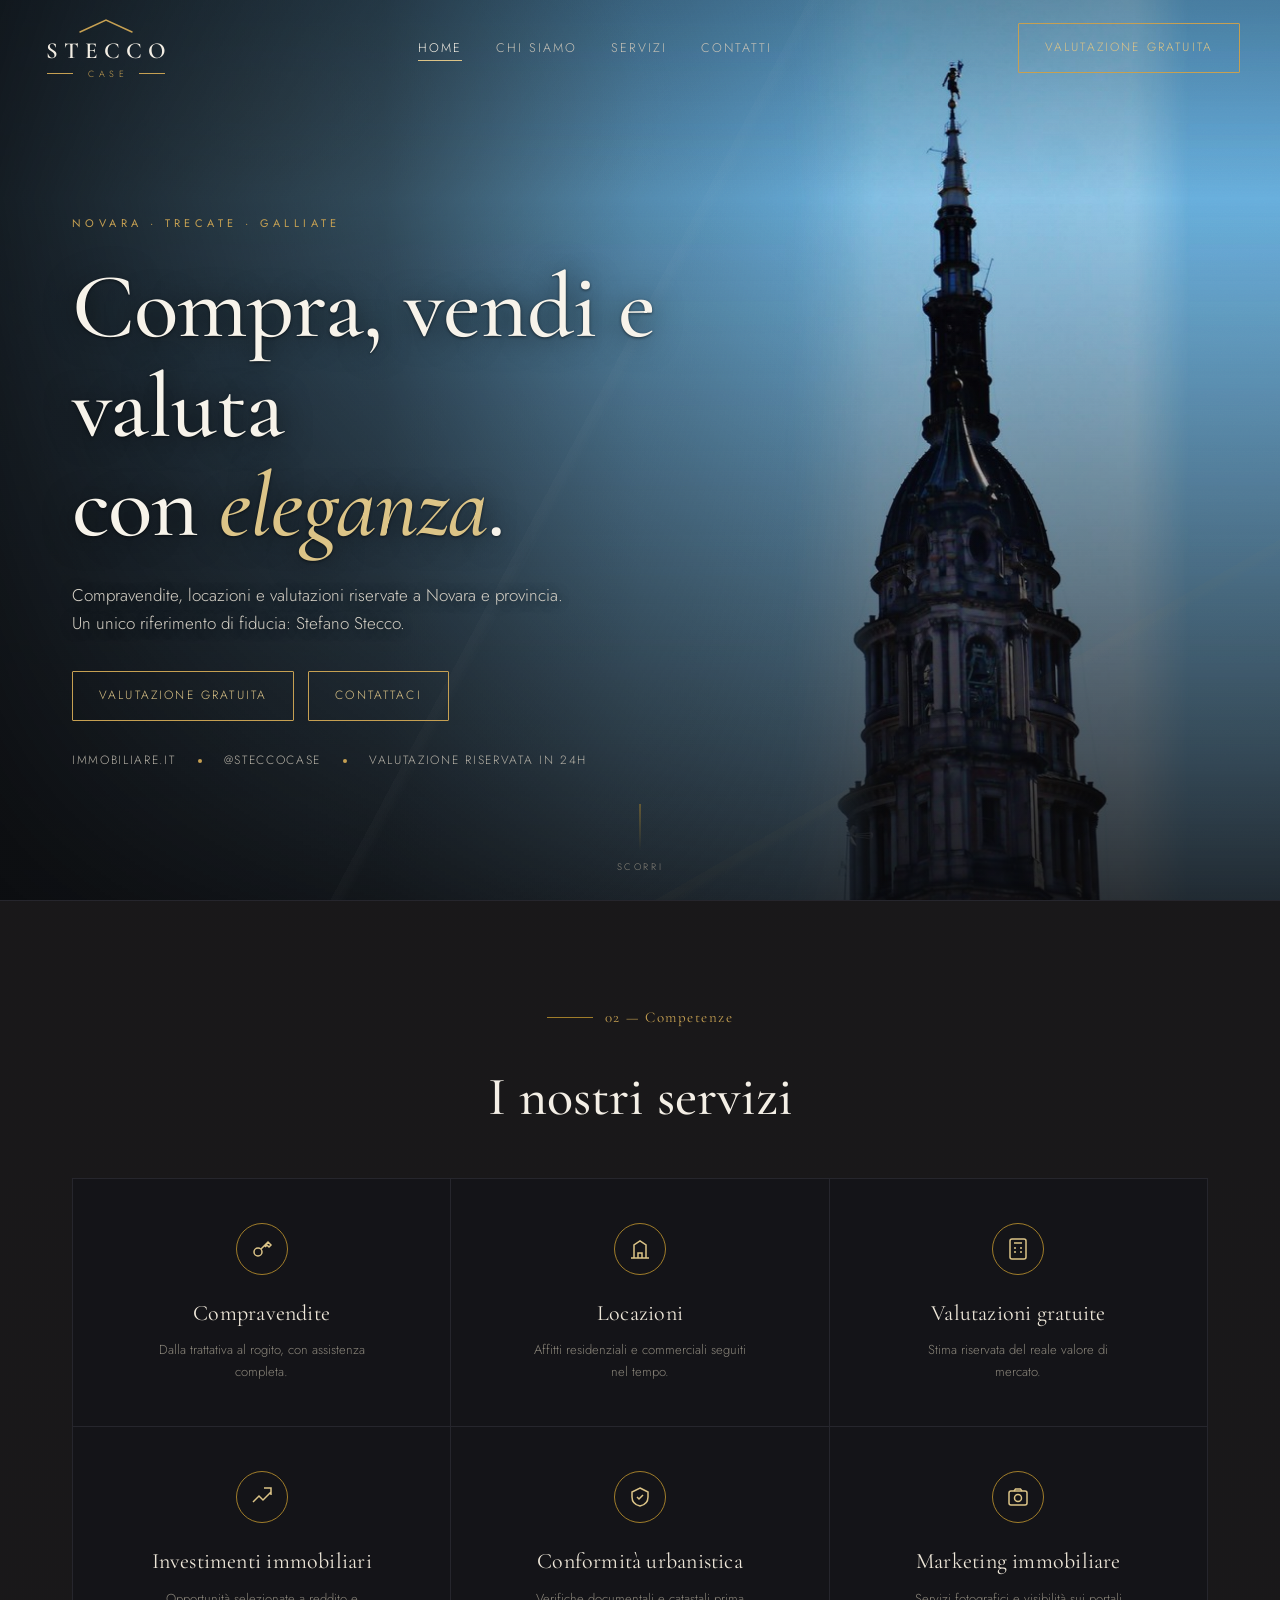
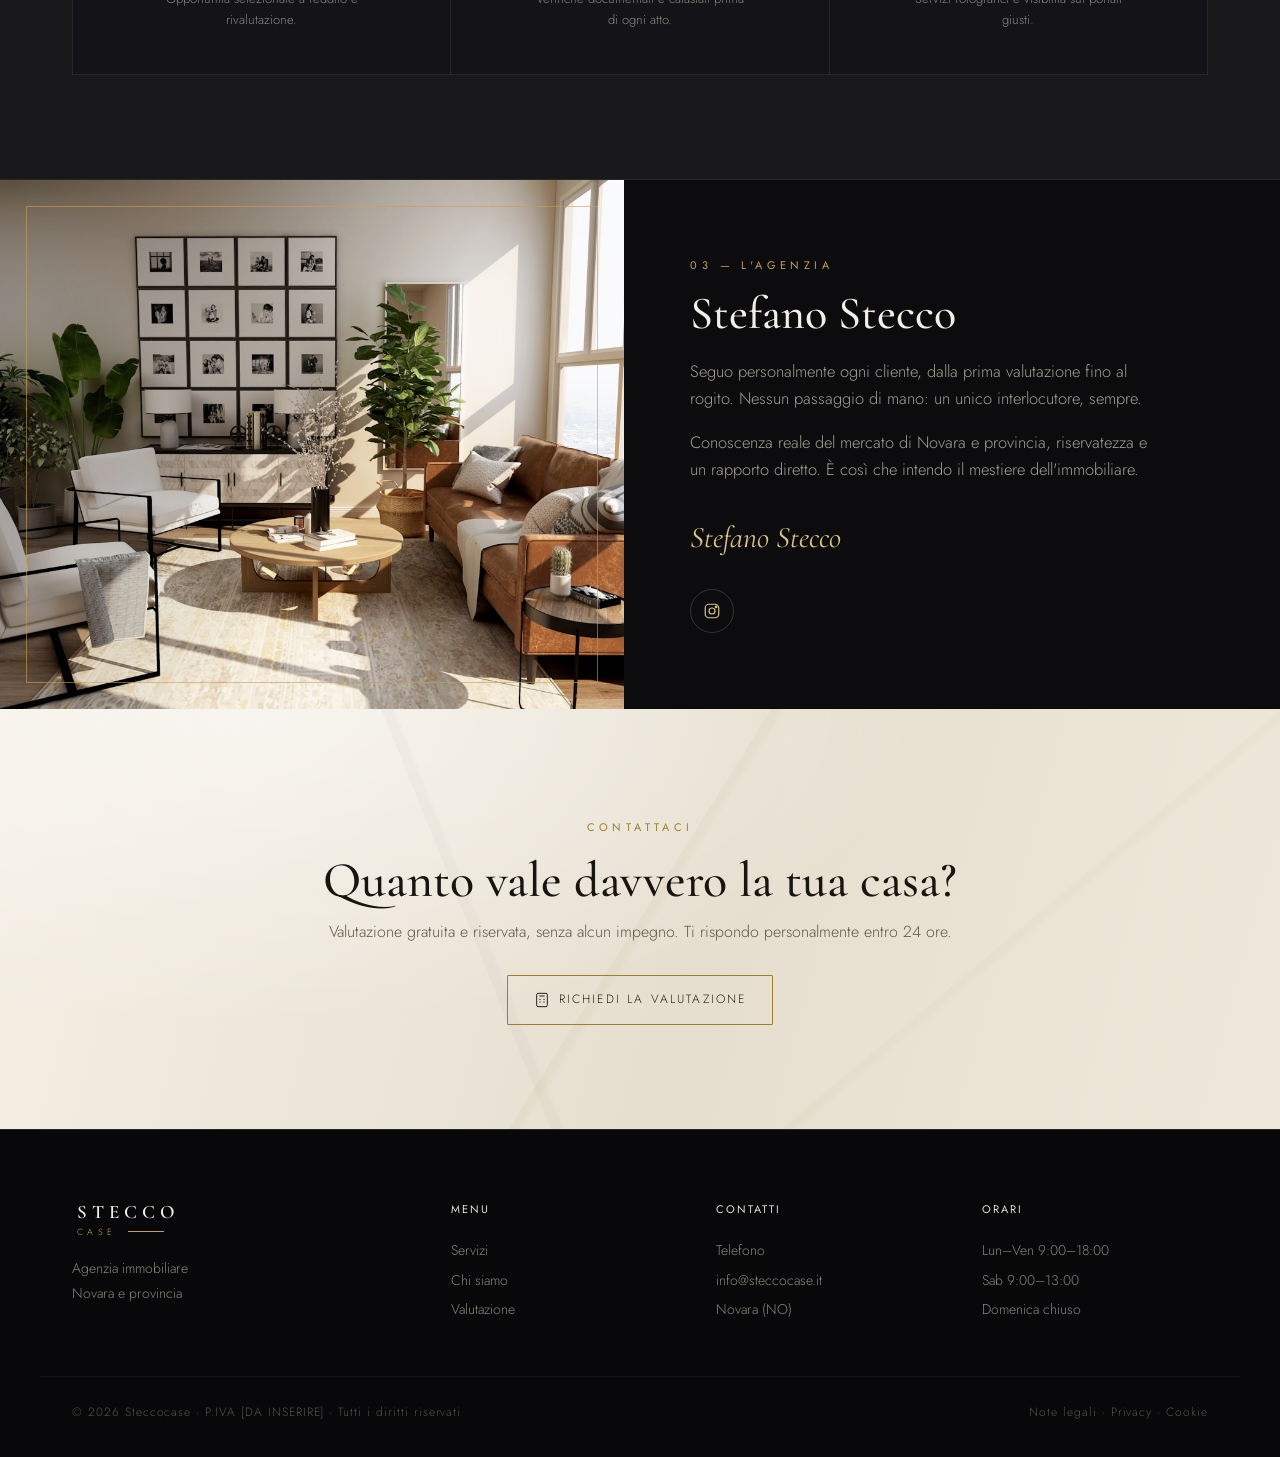
<file: index.html>
<!DOCTYPE html>
<html lang="it">
<head>
<meta charset="UTF-8">
<meta name="viewport" content="width=device-width, initial-scale=1.0">
<title>Steccocase — Agenzia immobiliare a Novara e provincia</title>
<meta name="description" content="Steccocase, agenzia immobiliare a Novara e provincia. Compravendite, locazioni e valutazioni gratuite seguite personalmente da Stefano Stecco.">
<meta name="theme-color" content="#0c0c0e">
<meta property="og:type" content="website">
<meta property="og:site_name" content="Steccocase">
<meta property="og:locale" content="it_IT">
<meta property="og:title" content="Steccocase — Agenzia immobiliare a Novara e provincia">
<meta property="og:description" content="Compravendite, locazioni e valutazioni gratuite a Novara e provincia, seguite personalmente da Stefano Stecco.">
<meta property="og:image" content="https://steccocase.it/assets/images/novara-cupola-giorno.jpg">
<meta property="og:url" content="https://steccocase.it/">
<link rel="canonical" href="https://steccocase.it/">
<meta name="twitter:card" content="summary_large_image">
<link rel="icon" type="image/svg+xml" href="assets/favicon.svg">
<link rel="apple-touch-icon" href="assets/logo-originale.jpg">
<link rel="stylesheet" href="assets/fonts.css">
<style>
:root{
  --ink:#0c0c0e; --ink2:#141418; --ink3:#1c1c22; --ink-line:#26262d;
  --marble:#f3eee4; --marble2:#e7e1d3; --marble-line:#d8d2c4;
  --gold:#c6a052; --gold-soft:#dcc487; --gold-deep:#a07d2a;
  --txt:#eae6dd; --muted:#a39e93; --muted2:#8b867b;
  --serif:"Cormorant Garamond",Georgia,serif;
  --sans:"Jost",system-ui,sans-serif;
  --ease:cubic-bezier(.22,1,.36,1);
  --wrap:1200px;
}
*{margin:0;padding:0;box-sizing:border-box}
html{scroll-behavior:smooth}
body{background:var(--ink);color:var(--txt);font-family:var(--sans);font-weight:300;line-height:1.65;-webkit-font-smoothing:antialiased;overflow-x:hidden}
img{max-width:100%;display:block}
a{color:inherit;text-decoration:none}
::selection{background:var(--gold);color:#221803}
:focus-visible{outline:2px solid var(--gold-soft);outline-offset:3px}

body:before{content:"";position:fixed;inset:0;z-index:1;pointer-events:none;opacity:.045;mix-blend-mode:overlay;
  background-image:url("data:image/svg+xml,%3Csvg xmlns='http://www.w3.org/2000/svg' width='180' height='180'%3E%3Cfilter id='n'%3E%3CfeTurbulence type='fractalNoise' baseFrequency='0.9' numOctaves='2' stitchTiles='stitch'/%3E%3C/filter%3E%3Crect width='100%25' height='100%25' filter='url(%23n)'/%3E%3C/svg%3E")}

.wrap{max-width:var(--wrap);margin:0 auto;padding:0 32px;position:relative;z-index:2}
.eyebrow{font-size:11px;letter-spacing:.4em;text-transform:uppercase;color:var(--gold);font-weight:400;display:inline-block}
h1,h2,h3{font-family:var(--serif);font-weight:500;line-height:1.08}
em{font-style:italic;color:var(--gold-soft)}

.btn{position:relative;display:inline-flex;align-items:center;gap:9px;font-family:var(--sans);font-size:12px;letter-spacing:.18em;text-transform:uppercase;padding:14px 26px;border:1px solid var(--gold);color:var(--gold-soft);background:transparent;border-radius:1px;cursor:pointer;overflow:hidden;transition:color .35s var(--ease)}
.btn:before{content:"";position:absolute;inset:0;background:var(--gold);transform:translateY(101%);transition:transform .4s var(--ease);z-index:-1}
.btn:hover{color:#221803}
.btn:hover:before{transform:translateY(0)}
.btn svg{width:16px;height:16px;stroke:currentColor;fill:none}
.btn-marble{border-color:var(--gold-deep);color:#2a2114}
.btn-marble:before{background:var(--ink)}
.btn-marble:hover{color:var(--gold-soft)}

/* logo */
.logo{display:inline-flex;flex-direction:column;align-items:center;line-height:1}
.logo .roof{display:block;margin:0 auto 6px}
.logo .name{font-family:var(--serif);font-weight:600;letter-spacing:.26em;color:var(--marble);font-size:23px;padding-left:.26em}
.logo .sub{display:flex;align-items:center;justify-content:center;gap:11px;margin-top:6px}
.logo .sub .line{width:26px;height:1px;background:var(--gold)}
.logo .sub .txt{font-size:9px;letter-spacing:.5em;color:var(--gold);font-family:var(--sans);padding-left:.5em}

/* header */
header{position:fixed;top:0;left:0;right:0;z-index:60;transition:background .4s var(--ease),padding .4s var(--ease),border-color .4s var(--ease);border-bottom:1px solid transparent}
header.scrolled{background:rgba(12,12,14,.82);backdrop-filter:blur(14px) saturate(1.2);border-bottom-color:var(--ink-line)}
.bar{display:flex;align-items:center;justify-content:space-between;padding:18px 0;transition:padding .4s var(--ease)}
header.scrolled .bar{padding:10px 0}
nav.main ul{display:flex;gap:34px;list-style:none;font-size:12.5px;letter-spacing:.16em;text-transform:uppercase;color:#c7c2b7}
nav.main a{position:relative;padding-bottom:4px}
nav.main a:after{content:"";position:absolute;left:0;bottom:0;width:0;height:1px;background:var(--gold-soft);transition:width .35s var(--ease)}
nav.main a:hover:after,nav.main a.active:after{width:100%}
nav.main a.active{color:var(--marble)}
.menu-toggle{display:none;flex-direction:column;gap:5px;background:none;border:0;cursor:pointer;padding:6px}
.menu-toggle span{width:26px;height:1.5px;background:var(--marble);transition:.35s var(--ease)}

.drawer{position:fixed;inset:0;z-index:55;background:rgba(10,10,12,.97);backdrop-filter:blur(6px);display:flex;flex-direction:column;align-items:center;justify-content:center;gap:6px;opacity:0;visibility:hidden;transition:opacity .4s var(--ease),visibility .4s}
.drawer.open{opacity:1;visibility:visible}
.drawer a{font-family:var(--serif);font-size:30px;color:#e6e0d4;padding:10px 0;transition:color .3s}
.drawer a:hover{color:var(--gold-soft)}
.drawer .btn{margin-top:22px}

/* hero */
.hero{position:relative;min-height:100svh;display:flex;align-items:center;padding:150px 0 70px;overflow:hidden;background:#0a0a0c}
.hero-bg{position:absolute;inset:0;z-index:0;background:url("assets/images/novara-cupola-giorno.jpg") center/cover no-repeat;transform:scale(1.12);will-change:transform}
.hero-scrim{position:absolute;inset:0;z-index:1;pointer-events:none;
  background:
   linear-gradient(90deg,rgba(9,9,11,.88) 0%,rgba(9,9,11,.6) 30%,rgba(9,9,11,.22) 50%,transparent 68%),
   linear-gradient(180deg,rgba(9,9,11,.28),transparent 22%,rgba(9,9,11,.82)),
   radial-gradient(60% 50% at 20% 12%,rgba(198,160,82,.12),transparent 55%)}
.hero-scrim:after{content:"";position:absolute;inset:0;opacity:.4;
  background-image:linear-gradient(118deg,transparent 0 46%,rgba(242,237,227,.05) 46% 46.4%,transparent 47%),
  linear-gradient(150deg,transparent 0 78%,rgba(198,160,82,.06) 78% 78.5%,transparent 79%)}
.hero .wrap{width:100%}
.hero-inner{max-width:760px}
.hero h1{font-size:clamp(46px,7.4vw,92px);color:#f7f3ea;margin:22px 0 0;font-weight:500;letter-spacing:-.01em;text-shadow:0 2px 30px rgba(0,0,0,.75),0 1px 3px rgba(0,0,0,.55)}
.hero p{color:#d7d2c7;max-width:500px;margin:26px 0 0;font-size:17px;text-shadow:0 1px 12px rgba(0,0,0,.6)}
.hero-meta{display:flex;flex-wrap:wrap;align-items:center;gap:10px 22px;margin-top:30px;font-size:12px;letter-spacing:.14em;text-transform:uppercase;color:#b6b1a6}
.hero-meta .dot{width:4px;height:4px;border-radius:50%;background:var(--gold);display:inline-block}

/* search panel */
  background-image:linear-gradient(125deg,transparent 0 58%,rgba(160,125,42,.07) 58% 58.5%,transparent 59%),
  linear-gradient(80deg,transparent 0 40%,rgba(0,0,0,.03) 40% 40.6%,transparent 41%)}
.tabs{display:flex;gap:4px;border-bottom:1px solid var(--marble-line);margin:14px 0 18px;position:relative;z-index:2}
.tabs button{background:none;border:0;font-family:var(--sans);font-size:12.5px;letter-spacing:.14em;text-transform:uppercase;color:#8a8577;padding:8px 20px 12px;cursor:pointer;border-bottom:2px solid transparent;margin-bottom:-1px;transition:color .3s}
.tabs button.on{color:#191919;border-color:var(--gold);font-weight:400}
.fields{display:grid;grid-template-columns:1fr 1fr 1fr auto;gap:14px;align-items:end;position:relative;z-index:2}
.field label{display:block;font-size:9.5px;letter-spacing:.18em;text-transform:uppercase;color:#8a8577;margin-bottom:7px}
.field select{width:100%;-webkit-appearance:none;appearance:none;background:#fff url("data:image/svg+xml,%3Csvg xmlns='http://www.w3.org/2000/svg' width='12' height='8' viewBox='0 0 12 8'%3E%3Cpath d='M1 1l5 5 5-5' stroke='%23a49f90' stroke-width='1.5' fill='none'/%3E%3C/svg%3E") no-repeat right 13px center;border:1px solid var(--marble-line);border-radius:1px;padding:12px 32px 12px 13px;font-family:var(--sans);font-size:14px;color:#1a1a1c;cursor:pointer;transition:border-color .3s}
.field select:hover,.field select:focus{border-color:var(--gold)}
.search-btn{background:var(--ink);color:var(--gold-soft);border:1px solid var(--gold);border-radius:1px;padding:0 28px;height:46px;font-family:var(--sans);font-size:12.5px;letter-spacing:.16em;text-transform:uppercase;display:inline-flex;align-items:center;gap:9px;cursor:pointer;transition:.3s var(--ease);white-space:nowrap}
.search-btn svg{width:15px;height:15px;stroke:currentColor;fill:none}
.search-btn:hover{background:var(--gold);color:#221803;border-color:var(--gold)}

/* sections */
.sec{padding:104px 0;position:relative}
.sec-head{display:flex;align-items:flex-end;justify-content:space-between;gap:24px;margin-bottom:52px}
.sec-head .idx{font-family:var(--serif);font-size:15px;color:var(--gold);letter-spacing:.1em;display:flex;align-items:center;gap:12px}
.sec-head .idx:before{content:"";width:46px;height:1px;background:var(--gold-deep)}
.sec-head h2{font-size:clamp(32px,4.6vw,54px);color:#f4efe6;margin-top:14px}
.sec-head .link{font-size:12px;letter-spacing:.16em;text-transform:uppercase;color:var(--gold-soft);white-space:nowrap;transition:gap .3s;display:inline-flex;gap:8px;align-items:center}
.sec-head .link:hover{gap:14px}

/* listings */
.grid3{display:grid;grid-template-columns:repeat(3,1fr);gap:26px}
.card{display:block;background:var(--ink2);border:1px solid var(--ink-line);border-radius:2px;overflow:hidden;transition:border-color .4s var(--ease),transform .4s var(--ease)}
.card:hover{border-color:var(--gold);transform:translateY(-6px)}
.card .photo{aspect-ratio:4/3;position:relative;overflow:hidden;background:#17171b}
.card .photo img{width:100%;height:100%;object-fit:cover;transition:transform .7s var(--ease)}
.card:hover .photo img{transform:scale(1.07)}
.card .photo:after{content:"";position:absolute;inset:0;background:linear-gradient(180deg,transparent 52%,rgba(0,0,0,.5))}
.tag{position:absolute;top:14px;left:14px;z-index:2;font-size:10px;letter-spacing:.16em;text-transform:uppercase;padding:5px 13px;border-radius:1px;font-weight:400}
.tag.gold{background:var(--gold);color:#221803}
.tag.light{background:var(--marble);color:#1a1a1c}
.tag.dark{background:rgba(12,12,14,.8);color:var(--gold-soft);border:1px solid var(--gold-deep)}
.card .body{padding:22px 22px 20px}
.card .place{font-size:11px;letter-spacing:.16em;text-transform:uppercase;color:var(--muted2);margin-bottom:8px}
.price{font-family:var(--serif);font-size:28px;color:var(--gold-soft);font-weight:500;line-height:1}
.price small{font-family:var(--sans);font-size:13px;color:var(--muted2)}
.card .title{color:#e8e3d8;margin:6px 0 16px;font-size:16px;font-weight:300}
.meta{display:flex;flex-wrap:wrap;align-items:center;gap:10px 18px;font-size:12px;color:var(--muted2);border-top:1px solid var(--ink-line);padding-top:15px}
.meta .spec{display:inline-flex;align-items:center;gap:7px}
.meta svg{width:15px;height:15px;stroke:var(--gold);fill:none}
.meta .more{margin-left:auto;color:var(--gold-soft);letter-spacing:.1em;display:inline-flex;gap:6px;transition:gap .3s}
.card:hover .meta .more{gap:12px}

/* services */
.services{background:linear-gradient(0deg,rgba(198,160,82,.03),rgba(198,160,82,.03)),var(--ink2);border-top:1px solid var(--ink-line);border-bottom:1px solid var(--ink-line)}
.grid-serv{display:grid;grid-template-columns:repeat(3,1fr);gap:1px;background:var(--ink-line);border:1px solid var(--ink-line)}
.serv{background:var(--ink2);padding:44px 28px;text-align:center;transition:background .4s var(--ease)}
.serv:hover{background:var(--ink3)}
.serv .ic{width:52px;height:52px;margin:0 auto 20px;border:1px solid var(--gold-deep);border-radius:50%;display:flex;align-items:center;justify-content:center;transition:.4s var(--ease)}
.serv:hover .ic{background:var(--gold);border-color:var(--gold)}
.serv .ic svg{width:24px;height:24px;stroke:var(--gold-soft);fill:none;transition:stroke .4s}
.serv:hover .ic svg{stroke:#221803}
.serv .n{font-family:var(--serif);font-size:22px;color:#eee7d9;letter-spacing:.01em}
.serv .d{font-size:13px;color:var(--muted2);margin-top:8px;max-width:220px;margin-inline:auto}

/* about */
.about{display:grid;grid-template-columns:1fr 1.05fr;gap:0;align-items:stretch}
.about .visual{position:relative;min-height:520px;overflow:hidden;background:#141418}
.about .visual img{position:absolute;inset:0;width:100%;height:100%;object-fit:cover}
.about .visual:before{content:"";position:absolute;inset:26px;border:1px solid rgba(198,160,82,.6);z-index:2}
.about .visual:after{content:"";position:absolute;inset:0;background:linear-gradient(120deg,rgba(10,10,12,.35),transparent 55%);z-index:1}
.about .text{padding:76px 66px;display:flex;flex-direction:column;justify-content:center;background:var(--ink)}
.about h2{font-size:clamp(32px,4vw,46px);color:#f4efe6;margin:14px 0 20px}
.about p{color:var(--muted);font-size:16.5px;max-width:460px}
.about p+p{margin-top:16px}
.about .sign{font-family:var(--serif);font-style:italic;font-size:30px;color:var(--gold-soft);margin-top:30px}
.socials{display:flex;gap:16px;margin-top:26px}
.socials a{width:44px;height:44px;border:1px solid #33333a;border-radius:50%;display:flex;align-items:center;justify-content:center;transition:.3s var(--ease)}
.socials a:hover{border-color:var(--gold);background:var(--gold);transform:translateY(-3px)}
.socials svg{width:18px;height:18px;stroke:var(--gold-soft);fill:none}
.socials a:hover svg{stroke:#221803}

/* cta */
.cta{position:relative;text-align:center;padding:104px 28px;overflow:hidden;color:#1a1611;
  background:radial-gradient(90% 130% at 20% 0%, rgba(255,255,255,.55), transparent 58%),
  linear-gradient(105deg,#f4efe4,#e6dfd0 55%,#efe8da)}
.cta:before{content:"";position:absolute;inset:0;pointer-events:none;opacity:.6;
  background-image:
   linear-gradient(122deg,transparent 0 50%,rgba(160,125,42,.08) 50% 50.5%,transparent 51%),
   linear-gradient(68deg,transparent 0 38%,rgba(0,0,0,.035) 38% 38.6%,transparent 39%),
   linear-gradient(140deg,transparent 0 72%,rgba(160,125,42,.05) 72% 72.6%,transparent 73%)}
.cta .inner{position:relative;z-index:2;max-width:640px;margin:0 auto}
.cta .eyebrow{color:var(--gold-deep)}
.cta h2{font-size:clamp(30px,4.4vw,50px);margin:14px 0 12px;color:#181410}
.cta p{color:#5f5847;margin-bottom:30px;font-size:16px}

/* footer */
footer{background:#08080a;border-top:1px solid var(--ink-line);padding:70px 0 34px}
.foot{display:grid;grid-template-columns:1.5fr 1fr 1fr 1fr;gap:40px}
.foot .logo{align-items:flex-start}
.foot .logo .sub{justify-content:flex-start}
.foot h4{font-size:11px;letter-spacing:.18em;text-transform:uppercase;color:#e4dfd4;margin-bottom:18px;font-family:var(--sans);font-weight:400}
.foot p,.foot a{color:var(--muted2);font-size:14px;line-height:2.1}
.foot a:hover{color:var(--gold-soft)}
.foot .desc{color:var(--muted2);font-size:14px;margin-top:20px;line-height:1.8}
.copy{border-top:1px solid #17171b;margin-top:52px;padding-top:26px;display:flex;justify-content:space-between;gap:16px;flex-wrap:wrap;color:#57534a;font-size:12px;letter-spacing:.08em}
.copy a{color:#57534a}
.copy a:hover{color:var(--gold-soft)}

/* reveal */
.reveal{opacity:0;transform:translateY(26px);transition:opacity .8s var(--ease),transform .8s var(--ease)}
.reveal.in{opacity:1;transform:none}
.reveal.d1{transition-delay:.08s}.reveal.d2{transition-delay:.16s}.reveal.d3{transition-delay:.24s}

@media(max-width:980px){
  .about{grid-template-columns:1fr}
  .about .visual{min-height:320px}
  .about .text{padding:56px 40px}
  .grid-serv{grid-template-columns:repeat(2,1fr)}
}
@media(max-width:760px){
  .wrap{padding:0 22px}
  nav.main,.header-cta{display:none}
  .menu-toggle{display:flex}
  .sec{padding:76px 0}
  .sec-head{flex-direction:column;align-items:flex-start;gap:8px}
  .grid3,.grid-serv,.foot{grid-template-columns:1fr}
  .fields{grid-template-columns:1fr 1fr}
  .search-btn{grid-column:1/-1;height:48px;justify-content:center}
  .hero p{font-size:16px}
  .hero-bg{background-position:72% center}
  .hero-scrim{background:
    linear-gradient(180deg,rgba(9,9,11,.52),rgba(9,9,11,.24) 34%,rgba(9,9,11,.9))}
  .copy{flex-direction:column;text-align:center;align-items:center}
}
@media(max-width:420px){ .fields{grid-template-columns:1fr} }
@media(prefers-reduced-motion:reduce){
  html{scroll-behavior:auto}
  .reveal{opacity:1;transform:none;transition:none}
  *{animation:none!important}
}

/* intro cinematografica */
#intro{position:fixed;inset:0;z-index:2000}
#intro.gone{display:none}
.intro-panel{position:absolute;top:0;bottom:0;width:51%;background:radial-gradient(120% 80% at 50% 34%,rgba(198,160,82,.07),transparent 58%),#0a0a0c;transition:transform 1.05s cubic-bezier(.76,0,.24,1)}
.intro-panel:after{content:"";position:absolute;inset:0;opacity:.05;mix-blend-mode:overlay;background-image:url("data:image/svg+xml,%3Csvg xmlns='http://www.w3.org/2000/svg' width='180' height='180'%3E%3Cfilter id='n'%3E%3CfeTurbulence type='fractalNoise' baseFrequency='0.9' numOctaves='2'/%3E%3C/filter%3E%3Crect width='100%25' height='100%25' filter='url(%23n)'/%3E%3C/svg%3E")}
.intro-panel.left{left:0}
.intro-panel.right{right:0}
#intro.open .intro-panel.left{transform:translateX(-100.5%)}
#intro.open .intro-panel.right{transform:translateX(100.5%)}
.intro-brand{position:absolute;inset:0;z-index:3;display:flex;flex-direction:column;align-items:center;justify-content:center;transition:opacity .6s ease,transform .8s var(--ease)}
#intro.open .intro-brand{opacity:0;transform:scale(1.05)}
.intro-brand .roof{margin-bottom:12px}
.intro-brand .roof path{stroke-dasharray:130;stroke-dashoffset:130;animation:introDraw 1.1s .25s cubic-bezier(.6,0,.2,1) forwards}
.intro-brand .nm{font-family:var(--serif);font-weight:600;letter-spacing:.34em;color:var(--marble);font-size:clamp(30px,5vw,54px);padding-left:.34em;opacity:0;animation:introUp .8s .55s forwards}
.intro-brand .sub{display:flex;align-items:center;gap:14px;margin-top:14px;opacity:0;animation:introUp .8s .82s forwards}
.intro-brand .sub .l{width:34px;height:1px;background:var(--gold)}
.intro-brand .sub .t{font-size:12px;letter-spacing:.6em;color:var(--gold);padding-left:.6em;font-family:var(--sans)}
@keyframes introDraw{to{stroke-dashoffset:0}}
@keyframes introUp{from{opacity:0;transform:translateY(14px)}to{opacity:1;transform:none}}

/* indicatore di scroll */
.scroll-cue{position:absolute;left:50%;bottom:24px;transform:translateX(-50%);z-index:3;display:flex;flex-direction:column;align-items:center;gap:10px;color:var(--muted2);font-size:9.5px;letter-spacing:.28em;text-transform:uppercase}
.scroll-cue .rail{width:1px;height:46px;background:linear-gradient(var(--gold-deep),transparent);position:relative;overflow:hidden}
.scroll-cue .rail:after{content:"";position:absolute;top:-45%;left:0;width:1px;height:45%;background:var(--gold-soft);animation:cueRun 1.9s var(--ease) infinite}
@keyframes cueRun{to{top:100%}}
@media(max-width:760px){ .scroll-cue{display:none} .intro-panel{width:51.5%} }
@media(prefers-reduced-motion:reduce){ #intro{display:none} .scroll-cue{display:none} }
@media (max-width:760px){
label{font-size:12px!important}
.legal p,.legal li,.legal dd,.legal dt{font-size:15px!important;line-height:1.7}
.foot p,.foot a,.foot .desc{color:#a8a294!important;font-size:15px}
.copy,.copy a{color:#9a9488!important;font-size:13px;line-height:1.7}
.copy{justify-content:center;text-align:center}
.drawer .btn{font-family:var(--sans);font-size:13px;letter-spacing:.18em;padding:16px 30px;align-self:center;text-align:center;margin-top:22px}
.k{font-size:11px!important}
.eyebrow{font-size:11.5px!important}
.crumbs a,.copy a{display:inline-block;padding:11px 8px}
.logo .sub .txt{font-size:10px}
.socials a{width:48px;height:48px}
.menu-toggle{padding:13px 9px}
input,select,textarea{font-size:16px!important}
input[type=checkbox]{width:22px;height:22px}
.consent{display:block;position:relative;padding-left:38px;line-height:1.55;color:#b5afa2;font-size:14px}
.consent input{position:absolute;left:0;top:0;margin:0}
.consent a{padding:6px 0;display:inline-block}
.btn,button[type=submit]{min-height:48px}
footer a{display:inline-block;padding:7px 0}
}
</style>
</head>
<body>

<div id="intro" aria-hidden="true">
  <div class="intro-panel left"></div>
  <div class="intro-panel right"></div>
  <div class="intro-brand">
    <svg class="roof" width="72" height="20" viewBox="0 0 72 20" aria-hidden="true"><path d="M3 17 L36 3 L69 17" fill="none" stroke="#c6a052" stroke-width="1.6" stroke-linecap="round"/></svg>
    <span class="nm">STECCO</span>
    <span class="sub"><span class="l"></span><span class="t">CASE</span><span class="l"></span></span>
  </div>
</div>

<header id="hdr">
  <div class="wrap bar">
    <a href="index.html" class="logo" aria-label="Steccocase — home">
      <svg class="roof" width="56" height="16" viewBox="0 0 56 16" aria-hidden="true"><path d="M2 14 L28 2 L54 14" fill="none" stroke="#c6a052" stroke-width="1.5" stroke-linecap="round"/></svg>
      <span class="name">STECCO</span>
      <span class="sub"><span class="line"></span><span class="txt">CASE</span><span class="line"></span></span>
    </a>
    <nav class="main" aria-label="Principale">
      <ul>
        <li><a href="index.html" class="active">Home</a></li>
        <li><a href="#agenzia">Chi siamo</a></li>
        <li><a href="#servizi">Servizi</a></li>
        <li><a href="contatti.html">Contatti</a></li>
      </ul>
    </nav>
    <a href="valutazione.html" class="btn header-cta">Valutazione gratuita</a>
    <button class="menu-toggle" id="burger" aria-label="Apri menu" aria-expanded="false"><span></span><span></span><span></span></button>
  </div>
</header>

<div class="drawer" id="drawer">
  <a href="index.html">Home</a>
  <a href="index.html#agenzia">Chi siamo</a>
  <a href="index.html#servizi">Servizi</a>
  <a href="contatti.html">Contatti</a>
  <a href="valutazione.html" class="btn">Valutazione gratuita</a>
</div>

<!-- hero -->
<section class="hero" id="top">
  <div class="hero-bg"></div>
  <div class="hero-scrim"></div>
  <div class="wrap">
    <div class="hero-inner">
      <span class="eyebrow reveal">Novara &middot; Trecate &middot; Galliate</span>
      <h1 class="reveal d1">Compra, vendi e valuta<br>con <em>eleganza</em>.</h1>
      <p class="reveal d2">Compravendite, locazioni e valutazioni riservate a Novara e provincia. Un unico riferimento di fiducia: Stefano Stecco.</p>

      <div class="reveal d3" style="display:flex;gap:14px;flex-wrap:wrap;margin-top:34px">
        <a href="valutazione.html" class="btn">Valutazione gratuita</a>
        <a href="contatti.html" class="btn">Contattaci</a>
      </div>

      <div class="hero-meta reveal d3">
        <span>Immobiliare.it</span><span class="dot"></span>
        <span>&commat;steccocase</span><span class="dot"></span>
        <span>Valutazione riservata in 24h</span>
      </div>
    </div>
  </div>
  <div class="scroll-cue" aria-hidden="true"><span class="rail"></span>Scorri</div>
</section>

<!-- servizi -->
<section class="sec services" id="servizi">
  <div class="wrap">
    <div class="sec-head reveal" style="justify-content:center;text-align:center;flex-direction:column;align-items:center">
      <span class="idx">02 &mdash; Competenze</span>
      <h2>I nostri servizi</h2>
    </div>
    <div class="grid-serv reveal">
      <div class="serv"><div class="ic"><svg viewBox="0 0 24 24" stroke-width="1.5"><circle cx="8" cy="15" r="4"/><path d="M11 12l7-7 3 3-2 2-2-2-2 2"/></svg></div><div class="n">Compravendite</div><div class="d">Dalla trattativa al rogito, con assistenza completa.</div></div>
      <div class="serv"><div class="ic"><svg viewBox="0 0 24 24" stroke-width="1.5"><path d="M3 21h18M6 21V8l6-4 6 4v13M10 21v-5h4v5"/></svg></div><div class="n">Locazioni</div><div class="d">Affitti residenziali e commerciali seguiti nel tempo.</div></div>
      <div class="serv"><div class="ic"><svg viewBox="0 0 24 24" stroke-width="1.5"><rect x="4" y="2" width="16" height="20" rx="2"/><path d="M8 6h8M8 11h2M8 15h2M14 11h2M14 15h2"/></svg></div><div class="n">Valutazioni gratuite</div><div class="d">Stima riservata del reale valore di mercato.</div></div>
      <div class="serv"><div class="ic"><svg viewBox="0 0 24 24" stroke-width="1.5"><path d="M3 17l6-6 4 4 8-8M14 3h7v7"/></svg></div><div class="n">Investimenti immobiliari</div><div class="d">Opportunit&agrave; selezionate a reddito e rivalutazione.</div></div>
      <div class="serv"><div class="ic"><svg viewBox="0 0 24 24" stroke-width="1.5"><path d="M12 3l8 4v5c0 5-3.5 8-8 9-4.5-1-8-4-8-9V7z"/><path d="M9 12l2 2 4-4"/></svg></div><div class="n">Conformit&agrave; urbanistica</div><div class="d">Verifiche documentali e catastali prima di ogni atto.</div></div>
      <div class="serv"><div class="ic"><svg viewBox="0 0 24 24" stroke-width="1.5"><rect x="3" y="6" width="18" height="14" rx="2"/><circle cx="12" cy="13" r="3.5"/><path d="M8 6l1.5-2h5L16 6"/></svg></div><div class="n">Marketing immobiliare</div><div class="d">Servizi fotografici e visibilit&agrave; sui portali giusti.</div></div>
    </div>
  </div>
</section>

<!-- chi siamo -->
<section class="about" id="agenzia">
  <div class="visual reveal">
    <img src="assets/images/int-salotto.jpg" alt="Interni curati degli immobili Steccocase">
  </div>
  <div class="text reveal d1">
    <span class="eyebrow">03 &mdash; L'agenzia</span>
    <h2>Stefano Stecco</h2>
    <p>Seguo personalmente ogni cliente, dalla prima valutazione fino al rogito. Nessun passaggio di mano: un unico interlocutore, sempre.</p>
    <p>Conoscenza reale del mercato di Novara e provincia, riservatezza e un rapporto diretto. &Egrave; cos&igrave; che intendo il mestiere dell'immobiliare.</p>
    <div class="sign">Stefano Stecco</div>
    <div class="socials">
      <a href="https://www.instagram.com/steccocase" target="_blank" rel="noopener noreferrer" aria-label="Instagram di Steccocase"><svg viewBox="0 0 24 24" stroke-width="1.6"><rect x="3" y="3" width="18" height="18" rx="5"/><circle cx="12" cy="12" r="4"/><circle cx="17.5" cy="6.5" r="1"/></svg></a>
    </div>
  </div>
</section>

<!-- cta -->
<section class="cta" id="contatti">
  <div class="inner reveal">
    <span class="eyebrow">Contattaci</span>
    <h2>Quanto vale davvero la tua casa?</h2>
    <p>Valutazione gratuita e riservata, senza alcun impegno. Ti rispondo personalmente entro 24 ore.</p>
    <a href="valutazione.html" class="btn btn-marble">
      <svg viewBox="0 0 24 24" stroke-width="1.5"><rect x="4" y="2" width="16" height="20" rx="2"/><path d="M8 6h8M8 11h2M8 15h2M14 11h2M14 15h2"/></svg>
      Richiedi la valutazione
    </a>
  </div>
</section>

<!-- footer -->
<footer>
  <div class="wrap foot">
    <div>
      <span class="logo">
        <span class="name" style="font-size:19px">STECCO</span>
        <span class="sub"><span class="txt">CASE</span><span class="line" style="width:36px"></span></span>
      </span>
      <p class="desc">Agenzia immobiliare<br>Novara e provincia</p>
    </div>
    <div>
      <h4>Menu</h4>
      <p><a href="index.html#servizi">Servizi</a><br><a href="index.html#agenzia">Chi siamo</a><br><a href="valutazione.html">Valutazione</a></p>
    </div>
    <div>
      <h4>Contatti</h4>
      <p>Telefono<br><a href="mailto:info@steccocase.it">info@steccocase.it</a><br>Novara (NO)</p>
    </div>
    <div>
      <h4>Orari</h4>
      <p>Lun&ndash;Ven 9:00&ndash;18:00<br>Sab 9:00&ndash;13:00<br>Domenica chiuso</p>
    </div>
  </div>
  <div class="wrap copy">
    <span>&copy; 2026 Steccocase &middot; P.IVA [DA INSERIRE] &middot; Tutti i diritti riservati</span>
    <span><a href="note-legali.html">Note legali</a> &middot; <a href="privacy.html">Privacy</a> &middot; <a href="cookie.html">Cookie</a></span>
  </div>
</footer>

<script>
(function(){
  var hdr=document.getElementById('hdr');
  var onScroll=function(){ hdr.classList.toggle('scrolled', window.scrollY>28); };
  onScroll(); window.addEventListener('scroll',onScroll,{passive:true});

  var burger=document.getElementById('burger'), drawer=document.getElementById('drawer');
  var toggle=function(open){ drawer.classList.toggle('open',open); burger.setAttribute('aria-expanded',open?'true':'false'); document.body.style.overflow=open?'hidden':''; };
  burger.addEventListener('click',function(){ toggle(!drawer.classList.contains('open')); });
  drawer.querySelectorAll('a').forEach(function(a){ a.addEventListener('click',function(){ toggle(false); }); });

  var tabs=document.querySelectorAll('.tabs button');
  tabs.forEach(function(b){ b.addEventListener('click',function(){ tabs.forEach(function(x){ x.classList.remove('on'); x.setAttribute('aria-selected','false'); }); b.classList.add('on'); b.setAttribute('aria-selected','true'); }); });

  var reduce=window.matchMedia('(prefers-reduced-motion: reduce)').matches;
  var els=document.querySelectorAll('.reveal');
  if(reduce || !('IntersectionObserver' in window)){ els.forEach(function(e){ e.classList.add('in'); }); return; }
  var io=new IntersectionObserver(function(entries){ entries.forEach(function(en){ if(en.isIntersecting){ en.target.classList.add('in'); io.unobserve(en.target); } }); },{threshold:.12,rootMargin:'0px 0px -8% 0px'});
  els.forEach(function(e){ io.observe(e); });
})();
</script>
<script>
(function(){
  var reduce = window.matchMedia('(prefers-reduced-motion: reduce)').matches;
  var intro = document.getElementById('intro');
  if(intro){
    var seen; try{ seen = sessionStorage.getItem('sc_intro'); }catch(e){}
    if(reduce || seen){ intro.classList.add('gone'); }
    else{
      document.documentElement.style.overflow = 'hidden';
      setTimeout(function(){ intro.classList.add('open'); }, 1750);
      setTimeout(function(){
        intro.classList.add('gone');
        document.documentElement.style.overflow = '';
        try{ sessionStorage.setItem('sc_intro','1'); }catch(e){}
      }, 2950);
    }
  }
  if(!reduce){
    var bg = document.querySelector('.hero-bg'), inner = document.querySelector('.hero-inner'), ticking = false;
    if(bg){
      window.addEventListener('scroll', function(){
        if(ticking) return; ticking = true;
        requestAnimationFrame(function(){
          var y = window.scrollY;
          if(y < 1000){
            bg.style.transform = 'translate3d(0,' + (y*0.35).toFixed(1) + 'px,0) scale(1.12)';
            if(inner){ inner.style.transform = 'translateY(' + (y*0.12).toFixed(1) + 'px)'; inner.style.opacity = Math.max(0, 1 - y/640); }
          }
          ticking = false;
        });
      }, {passive:true});
    }
  }
})();
</script>

</body>
</html>
</file>
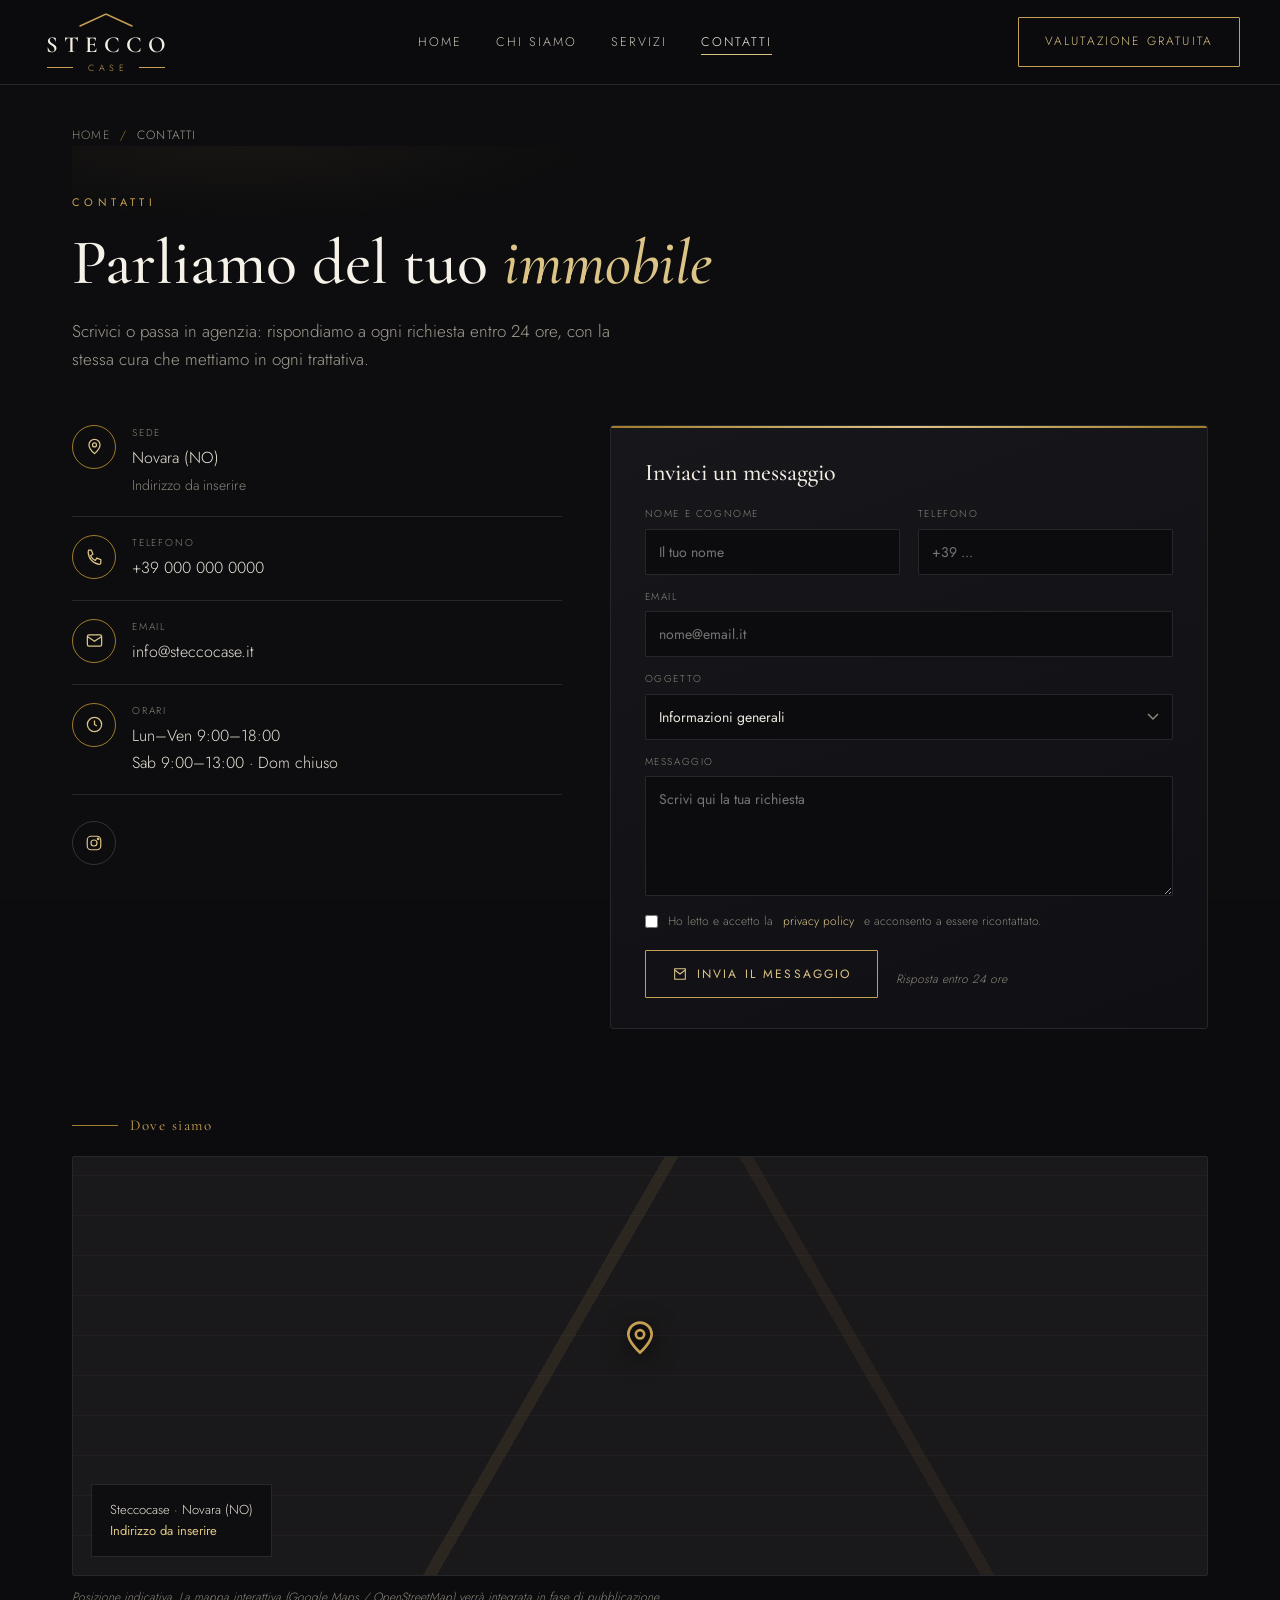
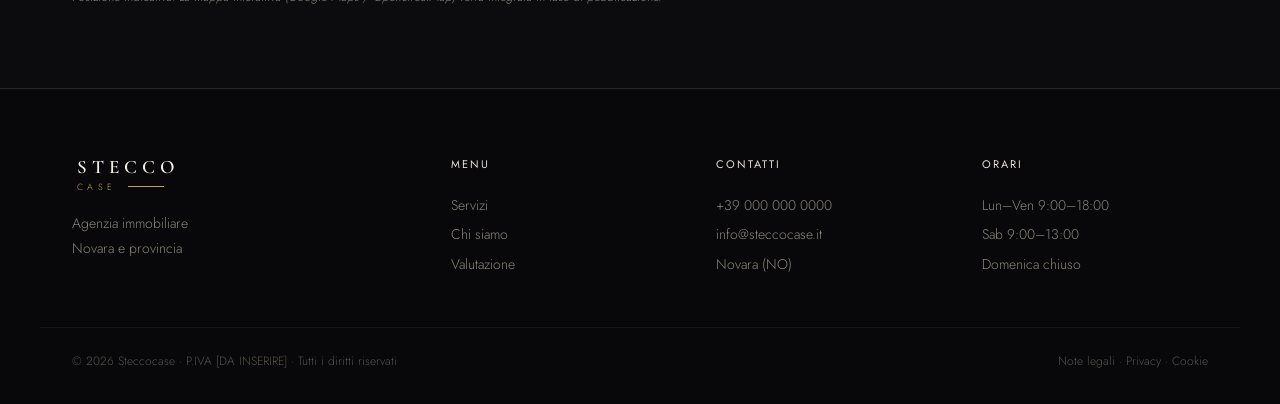
<file: contatti.html>
<!DOCTYPE html>
<html lang="it">
<head>
<meta charset="UTF-8">
<meta name="viewport" content="width=device-width, initial-scale=1.0">
<title>Contatti — Steccocase, agenzia immobiliare a Novara</title>
<meta name="description" content="Contatta Steccocase: telefono, email, orari e sede a Novara. Scrivici per compravendite, locazioni e valutazioni. Ti rispondiamo entro 24 ore.">
<meta name="theme-color" content="#0c0c0e">
<meta property="og:type" content="website">
<meta property="og:site_name" content="Steccocase">
<meta property="og:locale" content="it_IT">
<meta property="og:title" content="Contatti — Steccocase, agenzia immobiliare a Novara">
<meta property="og:description" content="Telefono, email, orari e sede a Novara. Ti rispondiamo entro 24 ore.">
<meta property="og:image" content="https://steccocase.it/assets/images/novara-cupola-giorno.jpg">
<meta property="og:url" content="https://steccocase.it/contatti.html">
<link rel="canonical" href="https://steccocase.it/contatti.html">
<meta name="twitter:card" content="summary_large_image">
<link rel="icon" type="image/svg+xml" href="assets/favicon.svg">
<link rel="apple-touch-icon" href="assets/logo-originale.jpg">
<link rel="stylesheet" href="assets/fonts.css">
<style>
:root{
  --ink:#0c0c0e; --ink2:#141418; --ink3:#1c1c22; --ink-line:#26262d;
  --marble:#f3eee4; --marble2:#e7e1d3; --marble-line:#d8d2c4;
  --gold:#c6a052; --gold-soft:#dcc487; --gold-deep:#a07d2a;
  --txt:#eae6dd; --muted:#a39e93; --muted2:#8b867b;
  --serif:"Cormorant Garamond",Georgia,serif;
  --sans:"Jost",system-ui,sans-serif;
  --ease:cubic-bezier(.22,1,.36,1);
  --wrap:1200px;
}
*{margin:0;padding:0;box-sizing:border-box}
html{scroll-behavior:smooth}
body{background:var(--ink);color:var(--txt);font-family:var(--sans);font-weight:300;line-height:1.65;-webkit-font-smoothing:antialiased;overflow-x:hidden}
img{max-width:100%;display:block}
a{color:inherit;text-decoration:none}
::selection{background:var(--gold);color:#221803}
:focus-visible{outline:2px solid var(--gold-soft);outline-offset:3px}
body:before{content:"";position:fixed;inset:0;z-index:1;pointer-events:none;opacity:.045;mix-blend-mode:overlay;
  background-image:url("data:image/svg+xml,%3Csvg xmlns='http://www.w3.org/2000/svg' width='180' height='180'%3E%3Cfilter id='n'%3E%3CfeTurbulence type='fractalNoise' baseFrequency='0.9' numOctaves='2' stitchTiles='stitch'/%3E%3C/filter%3E%3Crect width='100%25' height='100%25' filter='url(%23n)'/%3E%3C/svg%3E")}
.wrap{max-width:var(--wrap);margin:0 auto;padding:0 32px;position:relative;z-index:2}
.eyebrow{font-size:11px;letter-spacing:.4em;text-transform:uppercase;color:var(--gold);font-weight:400;display:inline-block}
h1,h2,h3{font-family:var(--serif);font-weight:500;line-height:1.1}
em{font-style:italic;color:var(--gold-soft)}

.btn{position:relative;display:inline-flex;align-items:center;justify-content:center;gap:9px;font-family:var(--sans);font-size:12px;letter-spacing:.18em;text-transform:uppercase;padding:14px 26px;border:1px solid var(--gold);color:var(--gold-soft);background:transparent;border-radius:1px;cursor:pointer;overflow:hidden;transition:color .35s var(--ease)}
.btn:before{content:"";position:absolute;inset:0;background:var(--gold);transform:translateY(101%);transition:transform .4s var(--ease);z-index:-1}
.btn:hover{color:#221803}.btn:hover:before{transform:translateY(0)}
.btn svg{width:16px;height:16px;stroke:currentColor;fill:none}
.btn-full{width:100%}

/* logo */
.logo{display:inline-flex;flex-direction:column;align-items:center;line-height:1}
.logo .roof{display:block;margin:0 auto 6px}
.logo .name{font-family:var(--serif);font-weight:600;letter-spacing:.26em;color:var(--marble);font-size:23px;padding-left:.26em}
.logo .sub{display:flex;align-items:center;justify-content:center;gap:11px;margin-top:6px}
.logo .sub .line{width:26px;height:1px;background:var(--gold)}
.logo .sub .txt{font-size:9px;letter-spacing:.5em;color:var(--gold);font-family:var(--sans);padding-left:.5em}

/* header */
header{position:fixed;top:0;left:0;right:0;z-index:60;background:rgba(12,12,14,.9);backdrop-filter:blur(14px) saturate(1.2);border-bottom:1px solid var(--ink-line)}
.bar{display:flex;align-items:center;justify-content:space-between;padding:12px 0}
nav.main ul{display:flex;gap:34px;list-style:none;font-size:12.5px;letter-spacing:.16em;text-transform:uppercase;color:#c7c2b7}
nav.main a{position:relative;padding-bottom:4px}
nav.main a:after{content:"";position:absolute;left:0;bottom:0;width:0;height:1px;background:var(--gold-soft);transition:width .35s var(--ease)}
nav.main a:hover:after,nav.main a.active:after{width:100%}
nav.main a.active{color:var(--marble)}
.menu-toggle{display:none;flex-direction:column;gap:5px;background:none;border:0;cursor:pointer;padding:6px}
.menu-toggle span{width:26px;height:1.5px;background:var(--marble)}
.drawer{position:fixed;inset:0;z-index:55;background:rgba(10,10,12,.97);backdrop-filter:blur(6px);display:flex;flex-direction:column;align-items:center;justify-content:center;gap:6px;opacity:0;visibility:hidden;transition:opacity .4s var(--ease),visibility .4s}
.drawer.open{opacity:1;visibility:visible}
.drawer a{font-family:var(--serif);font-size:30px;color:#e6e0d4;padding:10px 0}
.drawer a:hover{color:var(--gold-soft)}
.drawer .btn{margin-top:22px}

/* intro */
.page{padding-top:104px}
.crumbs{font-size:12px;letter-spacing:.1em;text-transform:uppercase;color:var(--muted2);padding:22px 0 0;display:flex;gap:10px}
.crumbs a:hover{color:var(--gold-soft)}.crumbs span{color:var(--gold-deep)}.crumbs .here{color:var(--muted)}
.intro{position:relative;padding:42px 0 8px;overflow:hidden}
.intro:before{content:"";position:absolute;inset:0;z-index:0;pointer-events:none;opacity:.5;background:radial-gradient(60% 60% at 15% 0%,rgba(198,160,82,.12),transparent 55%)}
.intro h1{font-size:clamp(36px,5.4vw,64px);color:#f6f2e9;margin:14px 0 0}
.intro p{color:var(--muted);max-width:560px;margin:18px 0 0;font-size:17px}

/* layout */
.contact-grid{display:grid;grid-template-columns:.9fr 1.1fr;gap:48px;align-items:start;padding:44px 0 24px}

/* info column */
.info li{list-style:none;display:flex;gap:16px;align-items:flex-start;padding:18px 0;border-bottom:1px solid var(--ink-line)}
.info li:first-child{padding-top:0}
.info .ic{width:44px;height:44px;flex:none;border:1px solid var(--gold-deep);border-radius:50%;display:flex;align-items:center;justify-content:center}
.info .ic svg{width:19px;height:19px;stroke:var(--gold-soft);fill:none}
.info .k{font-size:10px;letter-spacing:.18em;text-transform:uppercase;color:var(--muted2);margin-bottom:4px}
.info .v{font-size:16px;color:#e8e3d8}
.info .v a:hover{color:var(--gold-soft)}
.socials{display:flex;gap:14px;margin-top:26px}
.socials a{width:44px;height:44px;border:1px solid #33333a;border-radius:50%;display:flex;align-items:center;justify-content:center;transition:.3s var(--ease)}
.socials a:hover{border-color:var(--gold);background:var(--gold);transform:translateY(-3px)}
.socials svg{width:18px;height:18px;stroke:var(--gold-soft);fill:none}
.socials a:hover svg{stroke:#221803}

/* form card */
.formcard{border:1px solid var(--ink-line);background:linear-gradient(160deg,#16161b,#101014);border-radius:3px;padding:34px 34px 30px;position:relative;overflow:hidden}
.formcard:before{content:"";position:absolute;top:0;left:0;right:0;height:2px;background:linear-gradient(90deg,var(--gold-deep),var(--gold-soft),var(--gold-deep))}
.formcard h2{font-size:24px;color:#f2ede3;margin-bottom:20px}
.grid2{display:grid;grid-template-columns:1fr 1fr;gap:14px 18px}
.f{display:flex;flex-direction:column}
.f.full{grid-column:1/-1}
.f label{font-size:10px;letter-spacing:.16em;text-transform:uppercase;color:var(--muted2);margin-bottom:6px}
.f input,.f select,.f textarea{width:100%;background:var(--ink);border:1px solid var(--ink-line);border-radius:1px;padding:12px 13px;font-family:var(--sans);font-size:14px;color:var(--txt);transition:border-color .3s}
.f select{-webkit-appearance:none;appearance:none;background:var(--ink) url("data:image/svg+xml,%3Csvg xmlns='http://www.w3.org/2000/svg' width='12' height='8' viewBox='0 0 12 8'%3E%3Cpath d='M1 1l5 5 5-5' stroke='%238b867b' stroke-width='1.5' fill='none'/%3E%3C/svg%3E") no-repeat right 13px center;padding-right:32px;cursor:pointer}
.f input:focus,.f select:focus,.f textarea:focus{border-color:var(--gold);outline:none}
.f textarea{resize:vertical;min-height:120px}
.consent{display:flex;gap:10px;align-items:flex-start;margin:16px 0 0;font-size:12px;color:var(--muted2);line-height:1.5}
.consent input{width:auto;margin-top:3px;accent-color:var(--gold)}
.submit-row{margin-top:20px;display:flex;align-items:center;gap:18px;flex-wrap:wrap}
.submit-row .note{font-size:12px;color:var(--muted2)}
.ok{display:none;margin-top:16px;padding:14px 16px;border:1px solid var(--gold-deep);background:rgba(198,160,82,.08);color:var(--gold-soft);font-size:14px;border-radius:2px}
.form.sent .ok{display:block}
.form.sent .live{display:none}

/* map */
.map{position:relative;height:420px;border:1px solid var(--ink-line);border-radius:2px;overflow:hidden;margin-top:8px;background:
  linear-gradient(0deg,rgba(198,160,82,.04),rgba(198,160,82,.04)),
  repeating-linear-gradient(0deg,#131318 0 39px,#1a1a20 39px 40px),
  repeating-linear-gradient(90deg,#131318 0 39px,#1a1a20 39px 40px),#141418}
.map:before{content:"";position:absolute;inset:0;background:
  linear-gradient(120deg,transparent 0 43%,rgba(198,160,82,.10) 43% 44%,transparent 44%),
  linear-gradient(60deg,transparent 0 66%,rgba(198,160,82,.07) 66% 67%,transparent 67%)}
.map .pin{position:absolute;top:50%;left:50%;transform:translate(-50%,-100%);z-index:2}
.map .pin svg{width:40px;height:40px;stroke:var(--gold);fill:rgba(12,12,14,.7);filter:drop-shadow(0 6px 12px rgba(0,0,0,.6))}
.map .addr{position:absolute;left:18px;bottom:18px;z-index:2;background:rgba(12,12,14,.82);border:1px solid var(--ink-line);padding:14px 18px;font-size:13px;color:#e8e3d8}
.map .addr b{color:var(--gold-soft);font-weight:400}
.note{font-size:12px;color:var(--muted2);margin-top:12px;font-style:italic}
.maphead{margin:60px 0 18px;display:flex;align-items:center;gap:14px}
.maphead .idx{font-family:var(--serif);font-size:15px;color:var(--gold);letter-spacing:.1em;display:flex;align-items:center;gap:12px}
.maphead .idx:before{content:"";width:46px;height:1px;background:var(--gold-deep)}

/* footer */
footer{background:#08080a;border-top:1px solid var(--ink-line);padding:66px 0 32px;margin-top:80px}
.foot{display:grid;grid-template-columns:1.5fr 1fr 1fr 1fr;gap:40px}
.foot .logo{align-items:flex-start}.foot .logo .sub{justify-content:flex-start}
.foot h4{font-size:11px;letter-spacing:.18em;text-transform:uppercase;color:#e4dfd4;margin-bottom:18px;font-weight:400}
.foot p,.foot a{color:var(--muted2);font-size:14px;line-height:2.1}.foot a:hover{color:var(--gold-soft)}
.foot .desc{color:var(--muted2);font-size:14px;margin-top:20px;line-height:1.8}
.copy{border-top:1px solid #17171b;margin-top:48px;padding-top:24px;display:flex;justify-content:space-between;gap:16px;flex-wrap:wrap;color:#57534a;font-size:12px}
.copy a:hover{color:var(--gold-soft)}

.reveal{opacity:0;transform:translateY(24px);transition:opacity .8s var(--ease),transform .8s var(--ease)}
.reveal.in{opacity:1;transform:none}

@media(max-width:980px){
  .contact-grid{grid-template-columns:1fr;gap:30px}
  .foot{grid-template-columns:repeat(2,1fr)}
}
@media(max-width:760px){
  .wrap{padding:0 20px}
  nav.main,.header-cta{display:none}
  .menu-toggle{display:flex}
  .grid2{grid-template-columns:1fr}
  .formcard{padding:26px 22px}
  .map{height:320px}
  .foot{grid-template-columns:1fr}
  .copy{flex-direction:column;text-align:center;align-items:center}
}
@media(prefers-reduced-motion:reduce){ html{scroll-behavior:auto} .reveal{opacity:1;transform:none;transition:none} *{animation:none!important} }
@media (max-width:760px){
label{font-size:12px!important}
.legal p,.legal li,.legal dd,.legal dt{font-size:15px!important;line-height:1.7}
.foot p,.foot a,.foot .desc{color:#a8a294!important;font-size:15px}
.copy,.copy a{color:#9a9488!important;font-size:13px;line-height:1.7}
.copy{justify-content:center;text-align:center}
.drawer .btn{font-family:var(--sans);font-size:13px;letter-spacing:.18em;padding:16px 30px;align-self:center;text-align:center;margin-top:22px}
.k{font-size:11px!important}
.eyebrow{font-size:11.5px!important}
.crumbs a,.copy a{display:inline-block;padding:11px 8px}
.logo .sub .txt{font-size:10px}
.socials a{width:48px;height:48px}
.menu-toggle{padding:13px 9px}
input,select,textarea{font-size:16px!important}
input[type=checkbox]{width:22px;height:22px}
.consent{display:block;position:relative;padding-left:38px;line-height:1.55;color:#b5afa2;font-size:14px!important}
.consent input{position:absolute;left:0;top:0;margin:0}
.consent a{padding:6px 0;display:inline-block}
.btn,button[type=submit]{min-height:48px}
footer a{display:inline-block;padding:7px 0}
}
</style>
</head>
<body>

<header id="hdr">
  <div class="wrap bar">
    <a href="index.html" class="logo" aria-label="Steccocase — home">
      <svg class="roof" width="56" height="16" viewBox="0 0 56 16" aria-hidden="true"><path d="M2 14 L28 2 L54 14" fill="none" stroke="#c6a052" stroke-width="1.5" stroke-linecap="round"/></svg>
      <span class="name">STECCO</span>
      <span class="sub"><span class="line"></span><span class="txt">CASE</span><span class="line"></span></span>
    </a>
    <nav class="main" aria-label="Principale">
      <ul>
        <li><a href="index.html">Home</a></li>
        <li><a href="index.html#agenzia">Chi siamo</a></li>
        <li><a href="index.html#servizi">Servizi</a></li>
        <li><a href="contatti.html" class="active">Contatti</a></li>
      </ul>
    </nav>
    <a href="valutazione.html" class="btn header-cta">Valutazione gratuita</a>
    <button class="menu-toggle" id="burger" aria-label="Apri menu" aria-expanded="false"><span></span><span></span><span></span></button>
  </div>
</header>

<div class="drawer" id="drawer">
  <a href="index.html">Home</a>
  <a href="index.html#agenzia">Chi siamo</a>
  <a href="index.html#servizi">Servizi</a>
  <a href="contatti.html">Contatti</a>
  <a href="valutazione.html" class="btn">Valutazione gratuita</a>
</div>

<main class="page">
  <div class="wrap">
    <nav class="crumbs" aria-label="Percorso"><a href="index.html">Home</a><span>/</span><span class="here">Contatti</span></nav>
    <div class="intro">
      <span class="eyebrow reveal">Contatti</span>
      <h1 class="reveal">Parliamo del tuo <em>immobile</em></h1>
      <p class="reveal">Scrivici o passa in agenzia: rispondiamo a ogni richiesta entro 24 ore, con la stessa cura che mettiamo in ogni trattativa.</p>
    </div>

    <div class="contact-grid">
      <!-- info -->
      <div class="reveal">
        <ul class="info">
          <li>
            <span class="ic"><svg viewBox="0 0 24 24" stroke-width="1.6"><path d="M12 21s-7-6.2-7-11a7 7 0 0114 0c0 4.8-7 11-7 11z"/><circle cx="12" cy="10" r="2.5"/></svg></span>
            <div><div class="k">Sede</div><div class="v">Novara (NO)<br><span style="color:var(--muted2);font-size:14px">Indirizzo da inserire</span></div></div>
          </li>
          <li>
            <span class="ic"><svg viewBox="0 0 24 24" stroke-width="1.6"><path d="M4 4h4l2 5-3 2a12 12 0 006 6l2-3 5 2v4a2 2 0 01-2 2A16 16 0 014 6a2 2 0 012-2z"/></svg></span>
            <div><div class="k">Telefono</div><div class="v"><a href="tel:+390000000000">+39 000 000 0000</a></div></div>
          </li>
          <li>
            <span class="ic"><svg viewBox="0 0 24 24" stroke-width="1.6"><rect x="3" y="5" width="18" height="14" rx="2"/><path d="M3 7l9 6 9-6"/></svg></span>
            <div><div class="k">Email</div><div class="v"><a href="mailto:info@steccocase.it">info@steccocase.it</a></div></div>
          </li>
          <li>
            <span class="ic"><svg viewBox="0 0 24 24" stroke-width="1.6"><circle cx="12" cy="12" r="9"/><path d="M12 7v5l3 2"/></svg></span>
            <div><div class="k">Orari</div><div class="v">Lun&ndash;Ven 9:00&ndash;18:00<br>Sab 9:00&ndash;13:00 &middot; Dom chiuso</div></div>
          </li>
        </ul>
        <div class="socials">
          <a href="https://www.instagram.com/steccocase" target="_blank" rel="noopener noreferrer" aria-label="Instagram di Steccocase"><svg viewBox="0 0 24 24" stroke-width="1.6"><rect x="3" y="3" width="18" height="18" rx="5"/><circle cx="12" cy="12" r="4"/><circle cx="17.5" cy="6.5" r="1"/></svg></a>
        </div>
      </div>

      <!-- form -->
      <form class="formcard form reveal" id="contactForm" novalidate>
        <div class="live">
          <h2>Inviaci un messaggio</h2>
          <div class="grid2">
            <div class="f"><label for="n">Nome e cognome</label><input id="n" name="nome" type="text" autocomplete="name" required placeholder="Il tuo nome"></div>
            <div class="f"><label for="t">Telefono</label><input id="t" name="tel" type="tel" autocomplete="tel" placeholder="+39 ..."></div>
            <div class="f full"><label for="e">Email</label><input id="e" name="email" type="email" autocomplete="email" required placeholder="nome@email.it"></div>
            <div class="f full"><label for="o">Oggetto</label><select id="o" name="oggetto"><option>Informazioni generali</option><option>Voglio vendere / valutare</option><option>Cerco casa in acquisto</option><option>Cerco casa in affitto</option><option>Altro</option></select></div>
            <div class="f full"><label for="m">Messaggio</label><textarea id="m" name="messaggio" required placeholder="Scrivi qui la tua richiesta"></textarea></div>
          </div>
          <label class="consent"><input type="checkbox" required> Ho letto e accetto la <a href="privacy.html" style="color:var(--gold-soft)">privacy policy</a> e acconsento a essere ricontattato.</label>
          <div class="submit-row">
            <button type="submit" class="btn">
              <svg viewBox="0 0 24 24" stroke-width="1.6"><path d="M4 4h16v16H4z"/><path d="M4 6l8 6 8-6"/></svg>
              Invia il messaggio
            </button>
            <span class="note">Risposta entro 24 ore</span>
          </div>
        </div>
        <div class="ok">
          <strong style="font-family:var(--serif);font-size:22px;color:#f2ede3;display:block;margin-bottom:6px">Messaggio inviato!</strong>
          Grazie per averci scritto: ti ricontatteremo al più presto, entro 24 ore.
        </div>
      </form>
    </div>

    <!-- map -->
    <div class="maphead reveal"><span class="idx">Dove siamo</span></div>
    <div class="map reveal">
      <div class="pin"><svg viewBox="0 0 24 24" stroke-width="1.6"><path d="M12 21s-7-6.2-7-11a7 7 0 0114 0c0 4.8-7 11-7 11z"/><circle cx="12" cy="10" r="2.5"/></svg></div>
      <div class="addr">Steccocase &middot; Novara (NO)<br><b>Indirizzo da inserire</b></div>
    </div>
    <p class="note">Posizione indicativa. La mappa interattiva (Google Maps / OpenStreetMap) verrà integrata in fase di pubblicazione.</p>
  </div>
</main>

<footer>
  <div class="wrap foot">
    <div>
      <span class="logo"><span class="name" style="font-size:19px">STECCO</span><span class="sub"><span class="txt">CASE</span><span class="line" style="width:36px"></span></span></span>
      <p class="desc">Agenzia immobiliare<br>Novara e provincia</p>
    </div>
    <div><h4>Menu</h4><p><a href="index.html#servizi">Servizi</a><br><a href="index.html#agenzia">Chi siamo</a><br><a href="valutazione.html">Valutazione</a></p></div>
    <div><h4>Contatti</h4><p><a href="tel:+390000000000">+39 000 000 0000</a><br><a href="mailto:info@steccocase.it">info@steccocase.it</a><br>Novara (NO)</p></div>
    <div><h4>Orari</h4><p>Lun&ndash;Ven 9:00&ndash;18:00<br>Sab 9:00&ndash;13:00<br>Domenica chiuso</p></div>
  </div>
  <div class="wrap copy">
    <span>&copy; 2026 Steccocase &middot; P.IVA [DA INSERIRE] &middot; Tutti i diritti riservati</span>
    <span><a href="note-legali.html">Note legali</a> &middot; <a href="privacy.html">Privacy</a> &middot; <a href="cookie.html">Cookie</a></span>
  </div>
</footer>

<script>
(function(){
  var burger=document.getElementById('burger'), drawer=document.getElementById('drawer');
  var toggle=function(open){ drawer.classList.toggle('open',open); burger.setAttribute('aria-expanded',open?'true':'false'); document.body.style.overflow=open?'hidden':''; };
  burger.addEventListener('click',function(){ toggle(!drawer.classList.contains('open')); });
  drawer.querySelectorAll('a').forEach(function(a){ a.addEventListener('click',function(){ toggle(false); }); });

  var form=document.getElementById('contactForm');
  form.addEventListener('submit',function(ev){
    ev.preventDefault();
    if(!form.checkValidity()){ form.reportValidity(); return; }
    form.classList.add('sent');
    window.scrollTo({top:form.getBoundingClientRect().top+window.scrollY-120,behavior:'smooth'});
  });

  var reduce=window.matchMedia('(prefers-reduced-motion: reduce)').matches;
  var els=document.querySelectorAll('.reveal');
  if(reduce || !('IntersectionObserver' in window)){ els.forEach(function(e){ e.classList.add('in'); }); return; }
  var io=new IntersectionObserver(function(entries){ entries.forEach(function(en){ if(en.isIntersecting){ en.target.classList.add('in'); io.unobserve(en.target); } }); },{threshold:.1,rootMargin:'0px 0px -6% 0px'});
  els.forEach(function(e){ io.observe(e); });
})();
</script>

</body>
</html>
</file>
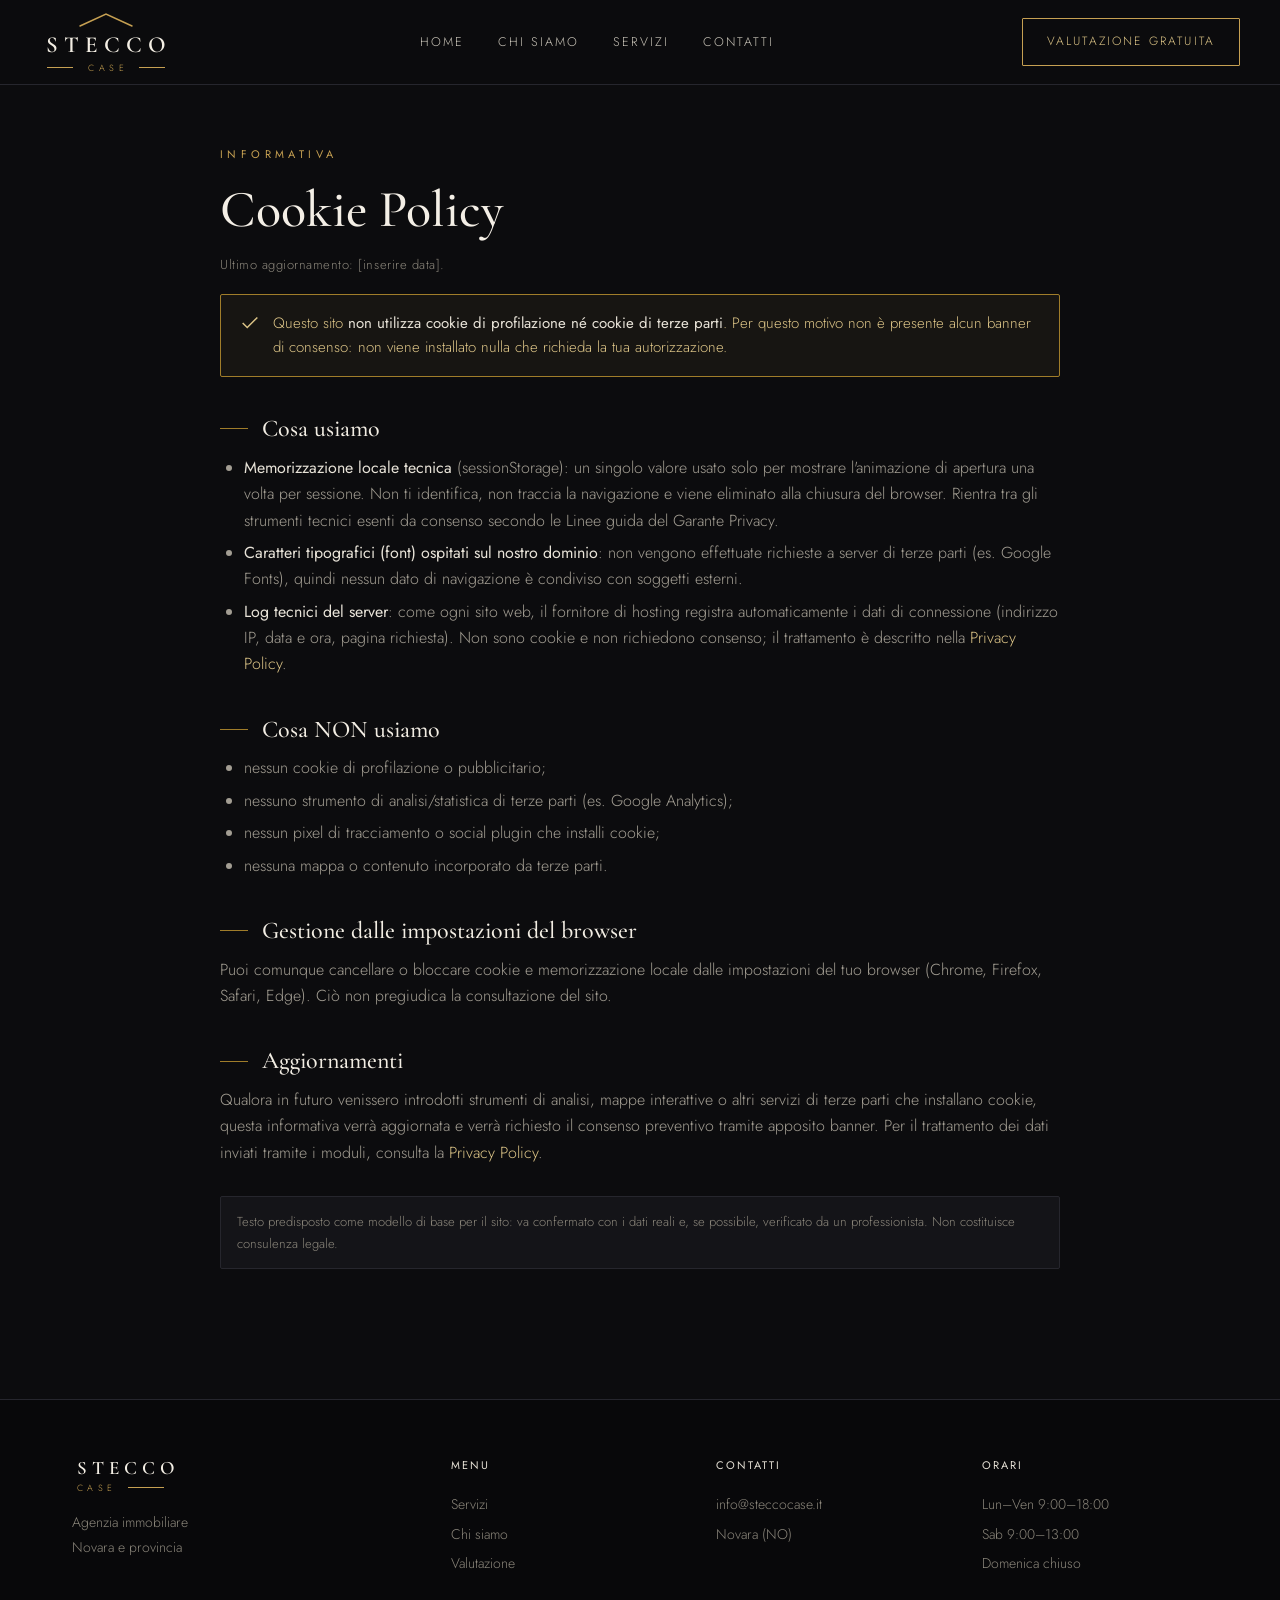
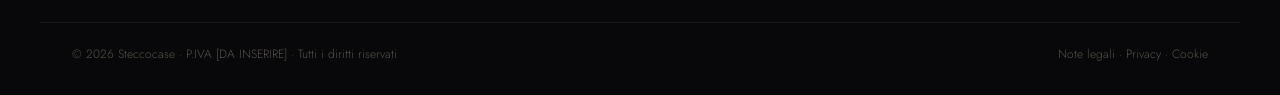
<file: cookie.html>
<!DOCTYPE html>
<html lang="it">
<head>
<meta charset="UTF-8">
<meta name="viewport" content="width=device-width, initial-scale=1.0">
<title>Cookie Policy — Steccocase</title>
<meta name="description" content="Informativa cookie di Steccocase: il sito non utilizza cookie di profilazione né di terze parti.">
<meta name="theme-color" content="#0c0c0e">
<link rel="canonical" href="https://steccocase.it/cookie.html">
<link rel="icon" type="image/svg+xml" href="assets/favicon.svg">
<link rel="apple-touch-icon" href="assets/logo-originale.jpg">
<link rel="stylesheet" href="assets/fonts.css">
<style>
:root{
  --ink:#0c0c0e; --ink2:#141418; --ink3:#1c1c22; --ink-line:#26262d;
  --marble:#f3eee4; --gold:#c6a052; --gold-soft:#dcc487; --gold-deep:#a07d2a;
  --txt:#eae6dd; --muted:#a39e93; --muted2:#8b867b;
  --serif:"Cormorant Garamond",Georgia,serif; --sans:"Jost",system-ui,sans-serif;
  --ease:cubic-bezier(.22,1,.36,1); --wrap:1200px;
}
*{margin:0;padding:0;box-sizing:border-box}
html{scroll-behavior:smooth}
body{background:var(--ink);color:var(--txt);font-family:var(--sans);font-weight:300;line-height:1.65;-webkit-font-smoothing:antialiased;overflow-x:hidden}
a{color:inherit;text-decoration:none}
:focus-visible{outline:2px solid var(--gold-soft);outline-offset:3px}
.wrap{max-width:var(--wrap);margin:0 auto;padding:0 32px}
.eyebrow{font-size:11px;letter-spacing:.4em;text-transform:uppercase;color:var(--gold);font-weight:400}
h1,h2,h3{font-family:var(--serif);font-weight:500;line-height:1.15}
.btn{display:inline-flex;align-items:center;gap:9px;font-size:12px;letter-spacing:.18em;text-transform:uppercase;padding:13px 24px;border:1px solid var(--gold);color:var(--gold-soft);border-radius:1px;transition:.3s var(--ease)}
.btn:hover{background:var(--gold);color:#221803}
.logo{display:inline-flex;flex-direction:column;align-items:center;line-height:1}
.logo .roof{display:block;margin:0 auto 6px}
.logo .name{font-family:var(--serif);font-weight:600;letter-spacing:.26em;color:var(--marble);font-size:23px;padding-left:.26em}
.logo .sub{display:flex;align-items:center;justify-content:center;gap:11px;margin-top:6px}
.logo .sub .line{width:26px;height:1px;background:var(--gold)}
.logo .sub .txt{font-size:9px;letter-spacing:.5em;color:var(--gold);padding-left:.5em}
header{position:fixed;top:0;left:0;right:0;z-index:60;background:rgba(12,12,14,.92);backdrop-filter:blur(14px);border-bottom:1px solid var(--ink-line)}
.bar{display:flex;align-items:center;justify-content:space-between;padding:12px 0}
nav.main ul{display:flex;gap:34px;list-style:none;font-size:12.5px;letter-spacing:.16em;text-transform:uppercase;color:#c7c2b7}
nav.main a:hover{color:var(--gold-soft)}
.menu-toggle{display:none;flex-direction:column;gap:5px;background:none;border:0;cursor:pointer;padding:6px}
.menu-toggle span{width:26px;height:1.5px;background:var(--marble)}
.drawer{position:fixed;inset:0;z-index:55;background:rgba(10,10,12,.97);backdrop-filter:blur(6px);display:flex;flex-direction:column;align-items:center;justify-content:center;gap:6px;opacity:0;visibility:hidden;transition:.4s var(--ease)}
.drawer.open{opacity:1;visibility:visible}
.drawer a{font-family:var(--serif);font-size:30px;color:#e6e0d4;padding:10px 0}
.legal{max-width:840px;margin:0 auto;padding:140px 0 30px}
.legal h1{font-size:clamp(34px,5vw,52px);color:#f4efe6;margin:14px 0 0}
.legal .upd{color:var(--muted2);font-size:13px;letter-spacing:.04em;margin-top:14px}
.legal h2{font-size:24px;color:#f2ede3;margin:38px 0 12px;display:flex;align-items:center;gap:14px}
.legal h2:before{content:"";width:28px;height:1px;background:var(--gold-deep)}
.legal p{color:var(--muted);font-size:16px;margin:10px 0}
.legal ul{color:var(--muted);font-size:16px;margin:10px 0 10px 4px;padding-left:20px}
.legal li{margin:6px 0}
.legal a{color:var(--gold-soft)}
.legal a:hover{text-decoration:underline}
.legal strong{color:#e8e3d8;font-weight:400}
.legal .box{border:1px solid var(--ink-line);background:var(--ink2);border-radius:2px;padding:18px 20px;margin:14px 0}
.legal .ok{border:1px solid var(--gold-deep);background:rgba(198,160,82,.06);color:var(--gold-soft);font-size:15px;border-radius:2px;padding:16px 18px;margin:18px 0;display:flex;gap:12px;align-items:flex-start}
.legal .ok svg{width:22px;height:22px;stroke:var(--gold-soft);fill:none;flex:none;margin-top:1px}
.legal .disclaimer{border:1px solid var(--ink-line);background:var(--ink2);color:var(--muted2);font-size:13px;border-radius:2px;padding:14px 16px;margin:30px 0}
footer{background:#08080a;border-top:1px solid var(--ink-line);padding:56px 0 30px;margin-top:70px}
.foot{display:grid;grid-template-columns:1.5fr 1fr 1fr 1fr;gap:40px}
.foot .logo{align-items:flex-start}.foot .logo .sub{justify-content:flex-start}
.foot h4{font-size:11px;letter-spacing:.18em;text-transform:uppercase;color:#e4dfd4;margin-bottom:16px;font-weight:400}
.foot p,.foot a{color:var(--muted2);font-size:14px;line-height:2.1}
.foot a:hover{color:var(--gold-soft)}
.foot .desc{color:var(--muted2);font-size:14px;margin-top:18px;line-height:1.8}
.copy{border-top:1px solid #17171b;margin-top:44px;padding-top:22px;display:flex;justify-content:space-between;gap:16px;flex-wrap:wrap;color:#57534a;font-size:12px}
.copy a:hover{color:var(--gold-soft)}
@media(max-width:760px){ .wrap{padding:0 20px} nav.main,.header-cta{display:none} .menu-toggle{display:flex} .foot{grid-template-columns:1fr} .copy{flex-direction:column;text-align:center;align-items:center} }
@media (max-width:760px){
label{font-size:12px!important}
.legal p,.legal li,.legal dd,.legal dt{font-size:15px!important;line-height:1.7}
.foot p,.foot a,.foot .desc{color:#a8a294!important;font-size:15px}
.copy,.copy a{color:#9a9488!important;font-size:13px;line-height:1.7}
.copy{justify-content:center;text-align:center}
.drawer .btn{font-family:var(--sans);font-size:13px;letter-spacing:.18em;padding:16px 30px;align-self:center;text-align:center;margin-top:22px}
.k{font-size:11px!important}
.eyebrow{font-size:11.5px!important}
.crumbs a,.copy a{display:inline-block;padding:11px 8px}
.logo .sub .txt{font-size:10px}
.menu-toggle{padding:13px 9px}
input,select,textarea{font-size:16px!important}
input[type=checkbox]{width:22px;height:22px}
.consent{display:block;position:relative;padding-left:38px;line-height:1.55;color:#b5afa2;font-size:14px}
.consent input{position:absolute;left:0;top:0;margin:0}
.consent a{padding:6px 0;display:inline-block}
.btn,button[type=submit]{min-height:48px}
footer a{display:inline-block;padding:7px 0}
}
</style>
</head>
<body>

<header id="hdr">
  <div class="wrap bar">
    <a href="index.html" class="logo" aria-label="Steccocase — home">
      <svg class="roof" width="56" height="16" viewBox="0 0 56 16" aria-hidden="true"><path d="M2 14 L28 2 L54 14" fill="none" stroke="#c6a052" stroke-width="1.5" stroke-linecap="round"/></svg>
      <span class="name">STECCO</span>
      <span class="sub"><span class="line"></span><span class="txt">CASE</span><span class="line"></span></span>
    </a>
    <nav class="main" aria-label="Principale">
      <ul>
        <li><a href="index.html">Home</a></li>
        <li><a href="index.html#agenzia">Chi siamo</a></li>
        <li><a href="index.html#servizi">Servizi</a></li>
        <li><a href="contatti.html">Contatti</a></li>
      </ul>
    </nav>
    <a href="valutazione.html" class="btn header-cta">Valutazione gratuita</a>
    <button class="menu-toggle" id="burger" aria-label="Apri menu" aria-expanded="false"><span></span><span></span><span></span></button>
  </div>
</header>

<div class="drawer" id="drawer">
  <a href="index.html">Home</a>
  <a href="index.html#agenzia">Chi siamo</a>
  <a href="index.html#servizi">Servizi</a>
  <a href="contatti.html">Contatti</a>
  <a href="valutazione.html" class="btn">Valutazione gratuita</a>
</div>

<main class="wrap">
  <section class="legal">
    <span class="eyebrow">Informativa</span>
    <h1>Cookie Policy</h1>
    <p class="upd">Ultimo aggiornamento: [inserire data].</p>

    <div class="ok">
      <svg viewBox="0 0 24 24" stroke-width="1.6"><path d="M20 6L9 17l-5-5"/></svg>
      <span>Questo sito <strong>non utilizza cookie di profilazione né cookie di terze parti</strong>. Per questo motivo non è presente alcun banner di consenso: non viene installato nulla che richieda la tua autorizzazione.</span>
    </div>

    <h2>Cosa usiamo</h2>
    <ul>
      <li><strong>Memorizzazione locale tecnica</strong> (sessionStorage): un singolo valore usato solo per mostrare l'animazione di apertura una volta per sessione. Non ti identifica, non traccia la navigazione e viene eliminato alla chiusura del browser. Rientra tra gli strumenti tecnici esenti da consenso secondo le Linee guida del Garante Privacy.</li>
      <li><strong>Caratteri tipografici (font) ospitati sul nostro dominio</strong>: non vengono effettuate richieste a server di terze parti (es. Google Fonts), quindi nessun dato di navigazione è condiviso con soggetti esterni.</li>
      <li><strong>Log tecnici del server</strong>: come ogni sito web, il fornitore di hosting registra automaticamente i dati di connessione (indirizzo IP, data e ora, pagina richiesta). Non sono cookie e non richiedono consenso; il trattamento è descritto nella <a href="privacy.html">Privacy Policy</a>.</li>
    </ul>

    <h2>Cosa NON usiamo</h2>
    <ul>
      <li>nessun cookie di profilazione o pubblicitario;</li>
      <li>nessuno strumento di analisi/statistica di terze parti (es. Google Analytics);</li>
      <li>nessun pixel di tracciamento o social plugin che installi cookie;</li>
      <li>nessuna mappa o contenuto incorporato da terze parti.</li>
    </ul>

    <h2>Gestione dalle impostazioni del browser</h2>
    <p>Puoi comunque cancellare o bloccare cookie e memorizzazione locale dalle impostazioni del tuo browser (Chrome, Firefox, Safari, Edge). Ciò non pregiudica la consultazione del sito.</p>

    <h2>Aggiornamenti</h2>
    <p>Qualora in futuro venissero introdotti strumenti di analisi, mappe interattive o altri servizi di terze parti che installano cookie, questa informativa verrà aggiornata e verrà richiesto il consenso preventivo tramite apposito banner. Per il trattamento dei dati inviati tramite i moduli, consulta la <a href="privacy.html">Privacy Policy</a>.</p>

    <div class="disclaimer">Testo predisposto come modello di base per il sito: va confermato con i dati reali e, se possibile, verificato da un professionista. Non costituisce consulenza legale.</div>
  </section>
</main>

<footer>
  <div class="wrap foot">
    <div>
      <span class="logo"><span class="name" style="font-size:19px">STECCO</span><span class="sub"><span class="txt">CASE</span><span class="line" style="width:36px"></span></span></span>
      <p class="desc">Agenzia immobiliare<br>Novara e provincia</p>
    </div>
    <div><h4>Menu</h4><p><a href="index.html#servizi">Servizi</a><br><a href="index.html#agenzia">Chi siamo</a><br><a href="valutazione.html">Valutazione</a></p></div>
    <div><h4>Contatti</h4><p><a href="mailto:info@steccocase.it">info@steccocase.it</a><br>Novara (NO)</p></div>
    <div><h4>Orari</h4><p>Lun&ndash;Ven 9:00&ndash;18:00<br>Sab 9:00&ndash;13:00<br>Domenica chiuso</p></div>
  </div>
  <div class="wrap copy">
    <span>&copy; 2026 Steccocase &middot; P.IVA [DA INSERIRE] &middot; Tutti i diritti riservati</span>
    <span><a href="note-legali.html">Note legali</a> &middot; <a href="privacy.html">Privacy</a> &middot; <a href="cookie.html">Cookie</a></span>
  </div>
</footer>

<script>
(function(){
  var b=document.getElementById('burger'), d=document.getElementById('drawer');
  if(b) b.addEventListener('click',function(){ var o=!d.classList.contains('open'); d.classList.toggle('open',o); b.setAttribute('aria-expanded',o?'true':'false'); });
  if(d) d.querySelectorAll('a').forEach(function(a){ a.addEventListener('click',function(){ d.classList.remove('open'); }); });
})();
</script>
</body>
</html>
</file>
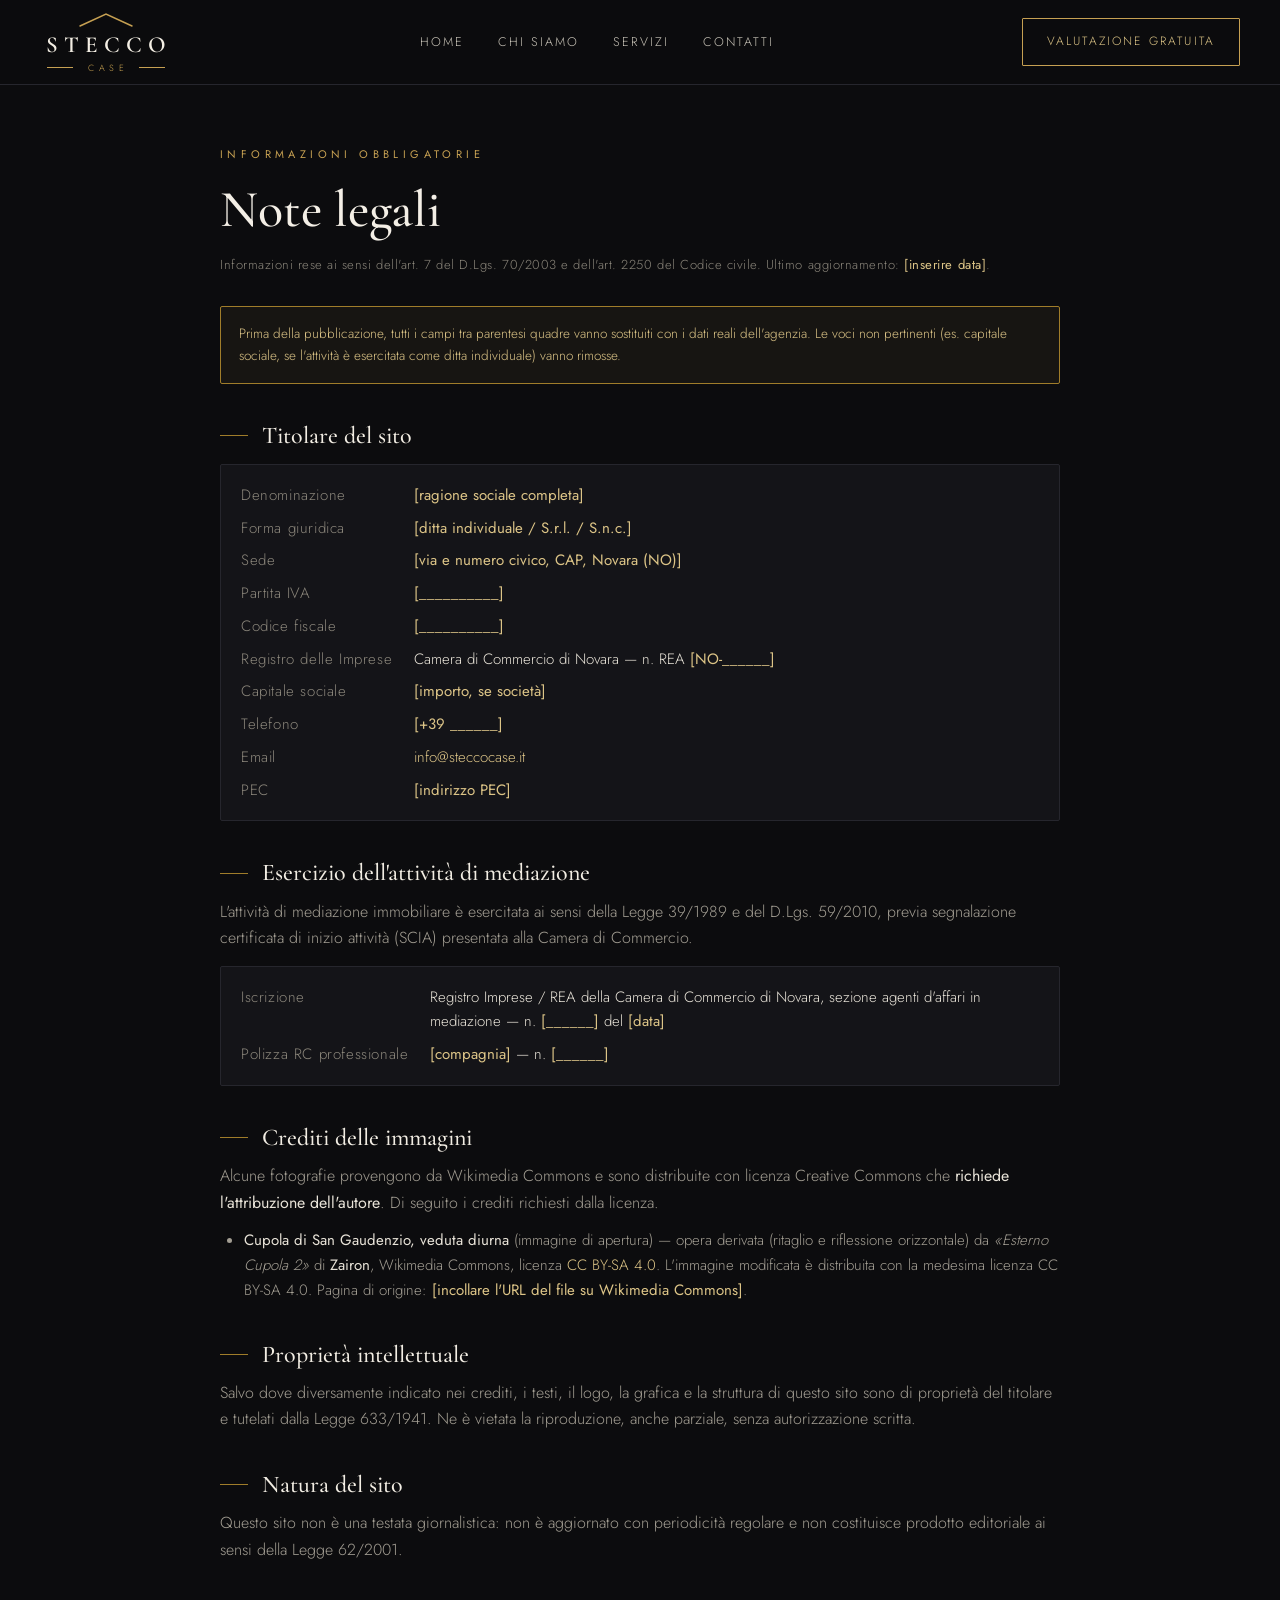
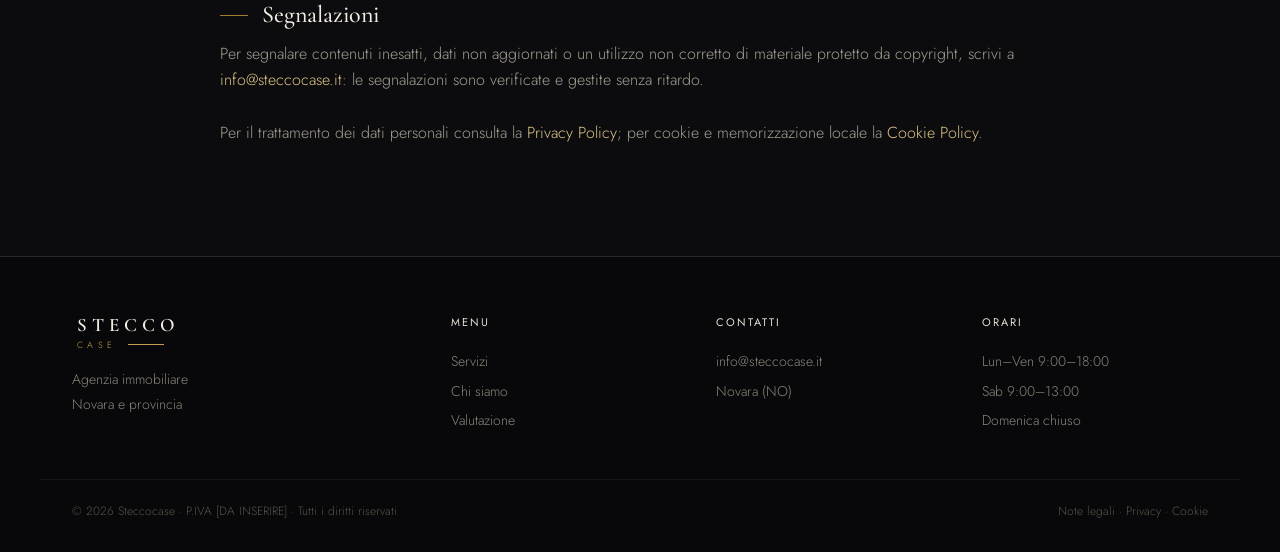
<file: note-legali.html>
<!DOCTYPE html>
<html lang="it">
<head>
<meta charset="UTF-8">
<meta name="viewport" content="width=device-width, initial-scale=1.0">
<title>Note legali — Steccocase</title>
<meta name="description" content="Dati identificativi, estremi di iscrizione, crediti delle immagini del sito Steccocase.">
<meta name="theme-color" content="#0c0c0e">
<link rel="canonical" href="https://steccocase.it/note-legali.html">
<link rel="icon" type="image/svg+xml" href="assets/favicon.svg">
<link rel="apple-touch-icon" href="assets/logo-originale.jpg">
<link rel="stylesheet" href="assets/fonts.css">
<style>
:root{
  --ink:#0c0c0e; --ink2:#141418; --ink3:#1c1c22; --ink-line:#26262d;
  --marble:#f3eee4; --gold:#c6a052; --gold-soft:#dcc487; --gold-deep:#a07d2a;
  --txt:#eae6dd; --muted:#a39e93; --muted2:#8b867b;
  --serif:"Cormorant Garamond",Georgia,serif; --sans:"Jost",system-ui,sans-serif;
  --ease:cubic-bezier(.22,1,.36,1); --wrap:1200px;
}
*{margin:0;padding:0;box-sizing:border-box}
html{scroll-behavior:smooth}
body{background:var(--ink);color:var(--txt);font-family:var(--sans);font-weight:300;line-height:1.65;-webkit-font-smoothing:antialiased;overflow-x:hidden}
a{color:inherit;text-decoration:none}
:focus-visible{outline:2px solid var(--gold-soft);outline-offset:3px}
.wrap{max-width:var(--wrap);margin:0 auto;padding:0 32px}
.eyebrow{font-size:11px;letter-spacing:.4em;text-transform:uppercase;color:var(--gold);font-weight:400}
h1,h2,h3{font-family:var(--serif);font-weight:500;line-height:1.15}
.btn{display:inline-flex;align-items:center;gap:9px;font-size:12px;letter-spacing:.18em;text-transform:uppercase;padding:13px 24px;border:1px solid var(--gold);color:var(--gold-soft);border-radius:1px;transition:.3s var(--ease)}
.btn:hover{background:var(--gold);color:#221803}
.logo{display:inline-flex;flex-direction:column;align-items:center;line-height:1}
.logo .roof{display:block;margin:0 auto 6px}
.logo .name{font-family:var(--serif);font-weight:600;letter-spacing:.26em;color:var(--marble);font-size:23px;padding-left:.26em}
.logo .sub{display:flex;align-items:center;justify-content:center;gap:11px;margin-top:6px}
.logo .sub .line{width:26px;height:1px;background:var(--gold)}
.logo .sub .txt{font-size:9px;letter-spacing:.5em;color:var(--gold);padding-left:.5em}
header{position:fixed;top:0;left:0;right:0;z-index:60;background:rgba(12,12,14,.92);backdrop-filter:blur(14px);border-bottom:1px solid var(--ink-line)}
.bar{display:flex;align-items:center;justify-content:space-between;padding:12px 0}
nav.main ul{display:flex;gap:34px;list-style:none;font-size:12.5px;letter-spacing:.16em;text-transform:uppercase;color:#c7c2b7}
nav.main a:hover{color:var(--gold-soft)}
.menu-toggle{display:none;flex-direction:column;gap:5px;background:none;border:0;cursor:pointer;padding:6px}
.menu-toggle span{width:26px;height:1.5px;background:var(--marble)}
.drawer{position:fixed;inset:0;z-index:55;background:rgba(10,10,12,.97);backdrop-filter:blur(6px);display:flex;flex-direction:column;align-items:center;justify-content:center;gap:6px;opacity:0;visibility:hidden;transition:.4s var(--ease)}
.drawer.open{opacity:1;visibility:visible}
.drawer a{font-family:var(--serif);font-size:30px;color:#e6e0d4;padding:10px 0}
.legal{max-width:840px;margin:0 auto;padding:140px 0 30px}
.legal h1{font-size:clamp(34px,5vw,52px);color:#f4efe6;margin:14px 0 0}
.legal .upd{color:var(--muted2);font-size:13px;letter-spacing:.04em;margin-top:14px}
.legal h2{font-size:24px;color:#f2ede3;margin:38px 0 12px;display:flex;align-items:center;gap:14px}
.legal h2:before{content:"";width:28px;height:1px;background:var(--gold-deep)}
.legal p{color:var(--muted);font-size:16px;margin:10px 0}
.legal ul{color:var(--muted);font-size:16px;margin:10px 0 10px 4px;padding-left:20px}
.legal li{margin:6px 0}
.legal a{color:var(--gold-soft)}
.legal a:hover{text-decoration:underline}
.legal strong{color:#e8e3d8;font-weight:400}
.legal .ph{color:var(--gold-soft);font-weight:400}
.legal .box{border:1px solid var(--ink-line);background:var(--ink2);border-radius:2px;padding:18px 20px;margin:14px 0}
.legal .box dl{display:grid;grid-template-columns:minmax(140px,auto) 1fr;gap:8px 22px;font-size:15px}
.legal .box dt{color:var(--muted2);letter-spacing:.04em}
.legal .box dd{color:#e8e3d8}
.legal .disclaimer{border:1px solid var(--gold-deep);background:rgba(198,160,82,.06);color:var(--gold-soft);font-size:13.5px;border-radius:2px;padding:16px 18px;margin:30px 0}
.legal .credits{font-size:15px}
.legal .credits li{margin:12px 0}
footer{background:#08080a;border-top:1px solid var(--ink-line);padding:56px 0 30px;margin-top:70px}
.foot{display:grid;grid-template-columns:1.5fr 1fr 1fr 1fr;gap:40px}
.foot .logo{align-items:flex-start}.foot .logo .sub{justify-content:flex-start}
.foot h4{font-size:11px;letter-spacing:.18em;text-transform:uppercase;color:#e4dfd4;margin-bottom:16px;font-weight:400}
.foot p,.foot a{color:var(--muted2);font-size:14px;line-height:2.1}
.foot a:hover{color:var(--gold-soft)}
.foot .desc{color:var(--muted2);font-size:14px;margin-top:18px;line-height:1.8}
.copy{border-top:1px solid #17171b;margin-top:44px;padding-top:22px;display:flex;justify-content:space-between;gap:16px;flex-wrap:wrap;color:#57534a;font-size:12px}
.copy a:hover{color:var(--gold-soft)}
@media(max-width:760px){ .wrap{padding:0 20px} nav.main,.header-cta{display:none} .menu-toggle{display:flex} .foot{grid-template-columns:1fr} .copy{flex-direction:column;text-align:center;align-items:center} .legal .box dl{grid-template-columns:1fr;gap:2px 0} .legal .box dd{margin-bottom:10px} }
@media (max-width:760px){
label{font-size:12px!important}
.legal p,.legal li,.legal dd,.legal dt{font-size:15px!important;line-height:1.7}
.foot p,.foot a,.foot .desc{color:#a8a294!important;font-size:15px}
.copy,.copy a{color:#9a9488!important;font-size:13px;line-height:1.7}
.copy{justify-content:center;text-align:center}
.drawer .btn{font-family:var(--sans);font-size:13px;letter-spacing:.18em;padding:16px 30px;align-self:center;text-align:center;margin-top:22px}
.k{font-size:11px!important}
.eyebrow{font-size:11.5px!important}
.crumbs a,.copy a{display:inline-block;padding:11px 8px}
.logo .sub .txt{font-size:10px}
.menu-toggle{padding:13px 9px}
input,select,textarea{font-size:16px!important}
input[type=checkbox]{width:22px;height:22px}
.consent{display:block;position:relative;padding-left:38px;line-height:1.55;color:#b5afa2;font-size:14px}
.consent input{position:absolute;left:0;top:0;margin:0}
.consent a{padding:6px 0;display:inline-block}
.btn,button[type=submit]{min-height:48px}
footer a{display:inline-block;padding:7px 0}
}
</style>
</head>
<body>

<header id="hdr">
  <div class="wrap bar">
    <a href="index.html" class="logo" aria-label="Steccocase — home">
      <svg class="roof" width="56" height="16" viewBox="0 0 56 16" aria-hidden="true"><path d="M2 14 L28 2 L54 14" fill="none" stroke="#c6a052" stroke-width="1.5" stroke-linecap="round"/></svg>
      <span class="name">STECCO</span>
      <span class="sub"><span class="line"></span><span class="txt">CASE</span><span class="line"></span></span>
    </a>
    <nav class="main" aria-label="Principale">
      <ul>
        <li><a href="index.html">Home</a></li>
        <li><a href="index.html#agenzia">Chi siamo</a></li>
        <li><a href="index.html#servizi">Servizi</a></li>
        <li><a href="contatti.html">Contatti</a></li>
      </ul>
    </nav>
    <a href="valutazione.html" class="btn header-cta">Valutazione gratuita</a>
    <button class="menu-toggle" id="burger" aria-label="Apri menu" aria-expanded="false"><span></span><span></span><span></span></button>
  </div>
</header>

<div class="drawer" id="drawer">
  <a href="index.html">Home</a>
  <a href="index.html#agenzia">Chi siamo</a>
  <a href="index.html#servizi">Servizi</a>
  <a href="contatti.html">Contatti</a>
  <a href="valutazione.html" class="btn">Valutazione gratuita</a>
</div>

<main class="wrap">
  <section class="legal">
    <span class="eyebrow">Informazioni obbligatorie</span>
    <h1>Note legali</h1>
    <p class="upd">Informazioni rese ai sensi dell'art. 7 del D.Lgs. 70/2003 e dell'art. 2250 del Codice civile. Ultimo aggiornamento: <span class="ph">[inserire data]</span>.</p>

    <div class="disclaimer">Prima della pubblicazione, tutti i campi tra parentesi quadre vanno sostituiti con i dati reali dell'agenzia. Le voci non pertinenti (es. capitale sociale, se l'attività è esercitata come ditta individuale) vanno rimosse.</div>

    <h2>Titolare del sito</h2>
    <div class="box">
      <dl>
        <dt>Denominazione</dt><dd><span class="ph">[ragione sociale completa]</span></dd>
        <dt>Forma giuridica</dt><dd><span class="ph">[ditta individuale / S.r.l. / S.n.c.]</span></dd>
        <dt>Sede</dt><dd><span class="ph">[via e numero civico, CAP, Novara (NO)]</span></dd>
        <dt>Partita IVA</dt><dd><span class="ph">[__________]</span></dd>
        <dt>Codice fiscale</dt><dd><span class="ph">[__________]</span></dd>
        <dt>Registro delle Imprese</dt><dd>Camera di Commercio di Novara &mdash; n. REA <span class="ph">[NO-______]</span></dd>
        <dt>Capitale sociale</dt><dd><span class="ph">[importo, se società]</span></dd>
        <dt>Telefono</dt><dd><span class="ph">[+39 ______]</span></dd>
        <dt>Email</dt><dd><a href="mailto:info@steccocase.it">info@steccocase.it</a></dd>
        <dt>PEC</dt><dd><span class="ph">[indirizzo PEC]</span></dd>
      </dl>
    </div>

    <h2>Esercizio dell'attività di mediazione</h2>
    <p>L'attività di mediazione immobiliare è esercitata ai sensi della Legge 39/1989 e del D.Lgs. 59/2010, previa segnalazione certificata di inizio attività (SCIA) presentata alla Camera di Commercio.</p>
    <div class="box">
      <dl>
        <dt>Iscrizione</dt><dd>Registro Imprese / REA della Camera di Commercio di Novara, sezione agenti d'affari in mediazione &mdash; n. <span class="ph">[______]</span> del <span class="ph">[data]</span></dd>
        <dt>Polizza RC professionale</dt><dd><span class="ph">[compagnia]</span> &mdash; n. <span class="ph">[______]</span></dd>
      </dl>
    </div>

    <h2>Crediti delle immagini</h2>
    <p>Alcune fotografie provengono da Wikimedia Commons e sono distribuite con licenza Creative Commons che <strong>richiede l'attribuzione dell'autore</strong>. Di seguito i crediti richiesti dalla licenza.</p>
    <ul class="credits">
      <li><strong>Cupola di San Gaudenzio, veduta diurna</strong> (immagine di apertura) &mdash; opera derivata (ritaglio e riflessione orizzontale) da <em>&laquo;Esterno Cupola 2&raquo;</em> di <strong>Zairon</strong>, Wikimedia Commons, licenza <a href="https://creativecommons.org/licenses/by-sa/4.0/deed.it" target="_blank" rel="noopener">CC BY-SA 4.0</a>. L'immagine modificata è distribuita con la medesima licenza CC BY-SA 4.0. Pagina di origine: <span class="ph">[incollare l'URL del file su Wikimedia Commons]</span>.</li>
    </ul>

    <h2>Proprietà intellettuale</h2>
    <p>Salvo dove diversamente indicato nei crediti, i testi, il logo, la grafica e la struttura di questo sito sono di proprietà del titolare e tutelati dalla Legge 633/1941. Ne è vietata la riproduzione, anche parziale, senza autorizzazione scritta.</p>

    <h2>Natura del sito</h2>
    <p>Questo sito non è una testata giornalistica: non è aggiornato con periodicità regolare e non costituisce prodotto editoriale ai sensi della Legge 62/2001.</p>

    <h2>Segnalazioni</h2>
    <p>Per segnalare contenuti inesatti, dati non aggiornati o un utilizzo non corretto di materiale protetto da copyright, scrivi a <a href="mailto:info@steccocase.it">info@steccocase.it</a>: le segnalazioni sono verificate e gestite senza ritardo.</p>

    <p style="margin-top:26px">Per il trattamento dei dati personali consulta la <a href="privacy.html">Privacy Policy</a>; per cookie e memorizzazione locale la <a href="cookie.html">Cookie Policy</a>.</p>
  </section>
</main>

<footer>
  <div class="wrap foot">
    <div>
      <span class="logo"><span class="name" style="font-size:19px">STECCO</span><span class="sub"><span class="txt">CASE</span><span class="line" style="width:36px"></span></span></span>
      <p class="desc">Agenzia immobiliare<br>Novara e provincia</p>
    </div>
    <div><h4>Menu</h4><p><a href="index.html#servizi">Servizi</a><br><a href="index.html#agenzia">Chi siamo</a><br><a href="valutazione.html">Valutazione</a></p></div>
    <div><h4>Contatti</h4><p><a href="mailto:info@steccocase.it">info@steccocase.it</a><br>Novara (NO)</p></div>
    <div><h4>Orari</h4><p>Lun&ndash;Ven 9:00&ndash;18:00<br>Sab 9:00&ndash;13:00<br>Domenica chiuso</p></div>
  </div>
  <div class="wrap copy">
    <span>&copy; 2026 Steccocase &middot; P.IVA [DA INSERIRE] &middot; Tutti i diritti riservati</span>
    <span><a href="note-legali.html">Note legali</a> &middot; <a href="privacy.html">Privacy</a> &middot; <a href="cookie.html">Cookie</a></span>
  </div>
</footer>

<script>
(function(){
  var b=document.getElementById('burger'), d=document.getElementById('drawer');
  if(b) b.addEventListener('click',function(){ var o=!d.classList.contains('open'); d.classList.toggle('open',o); b.setAttribute('aria-expanded',o?'true':'false'); });
  if(d) d.querySelectorAll('a').forEach(function(a){ a.addEventListener('click',function(){ d.classList.remove('open'); }); });
})();
</script>
</body>
</html>
</file>
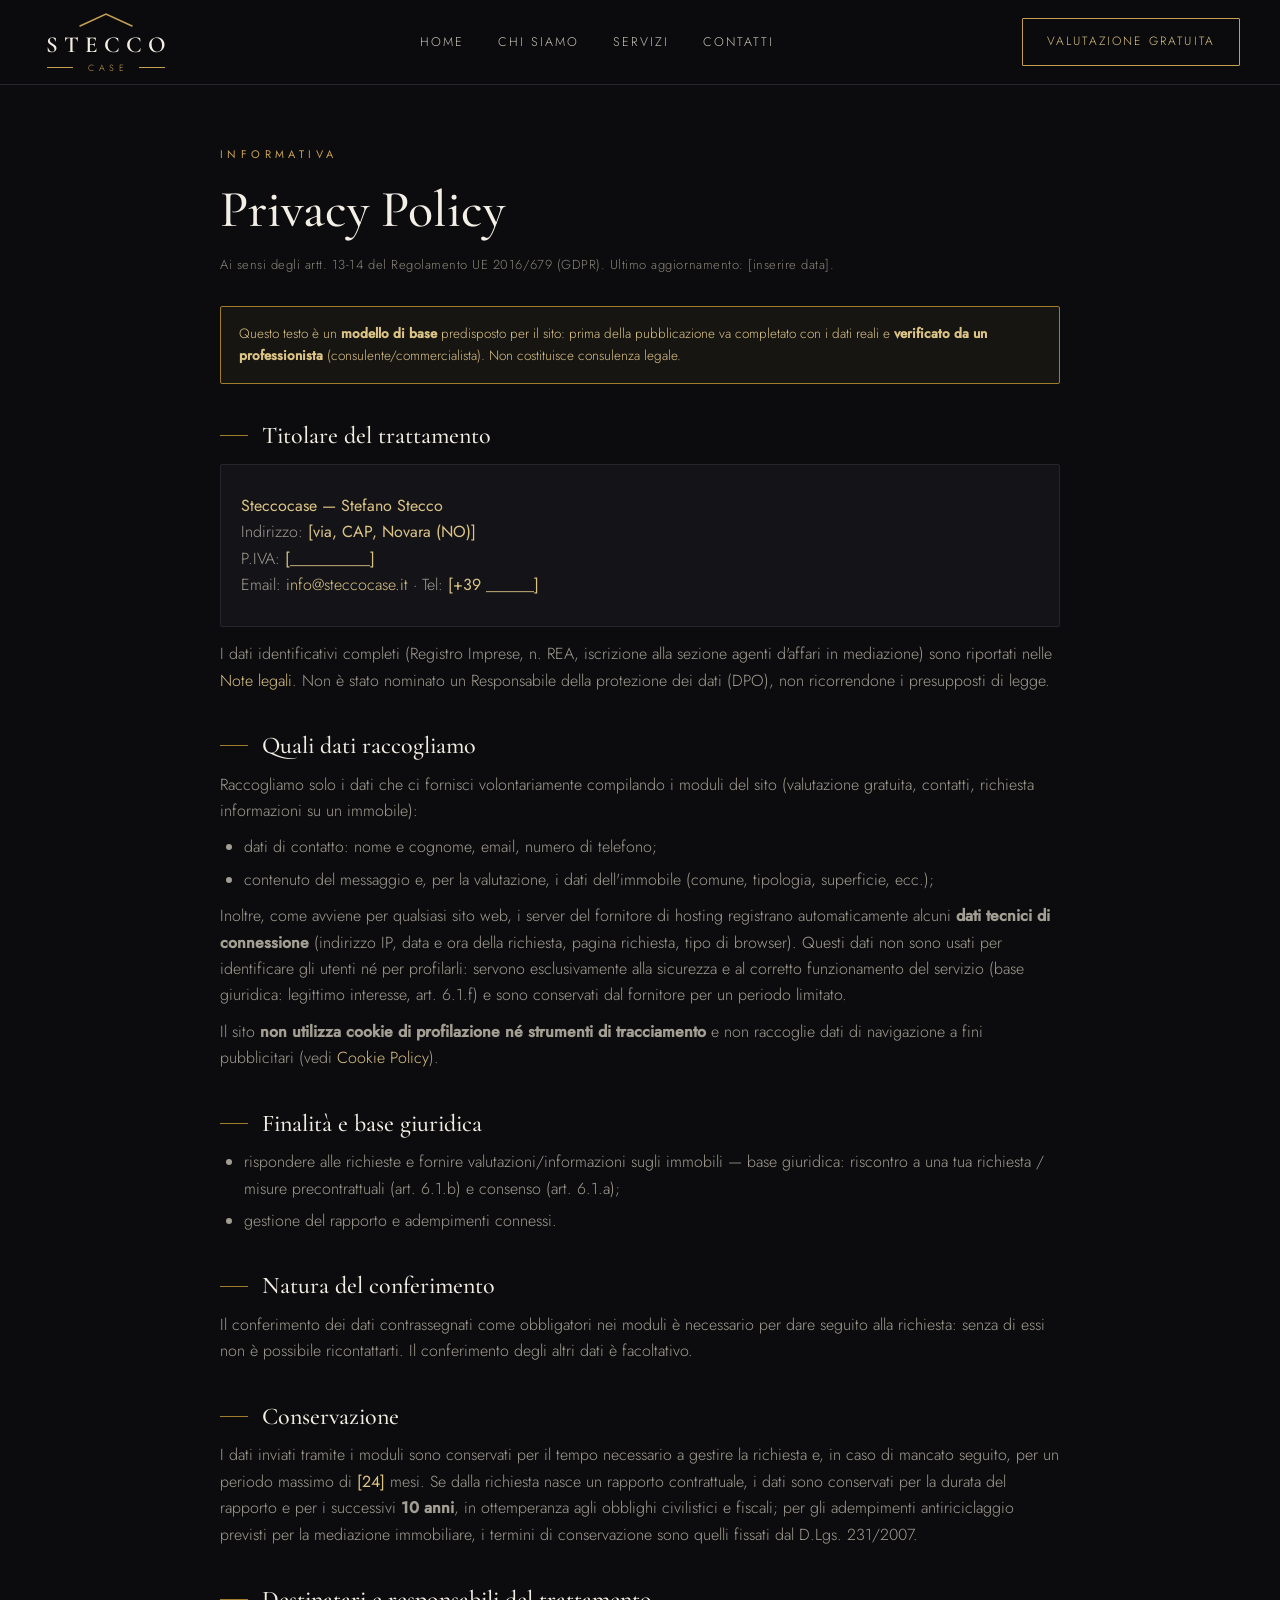
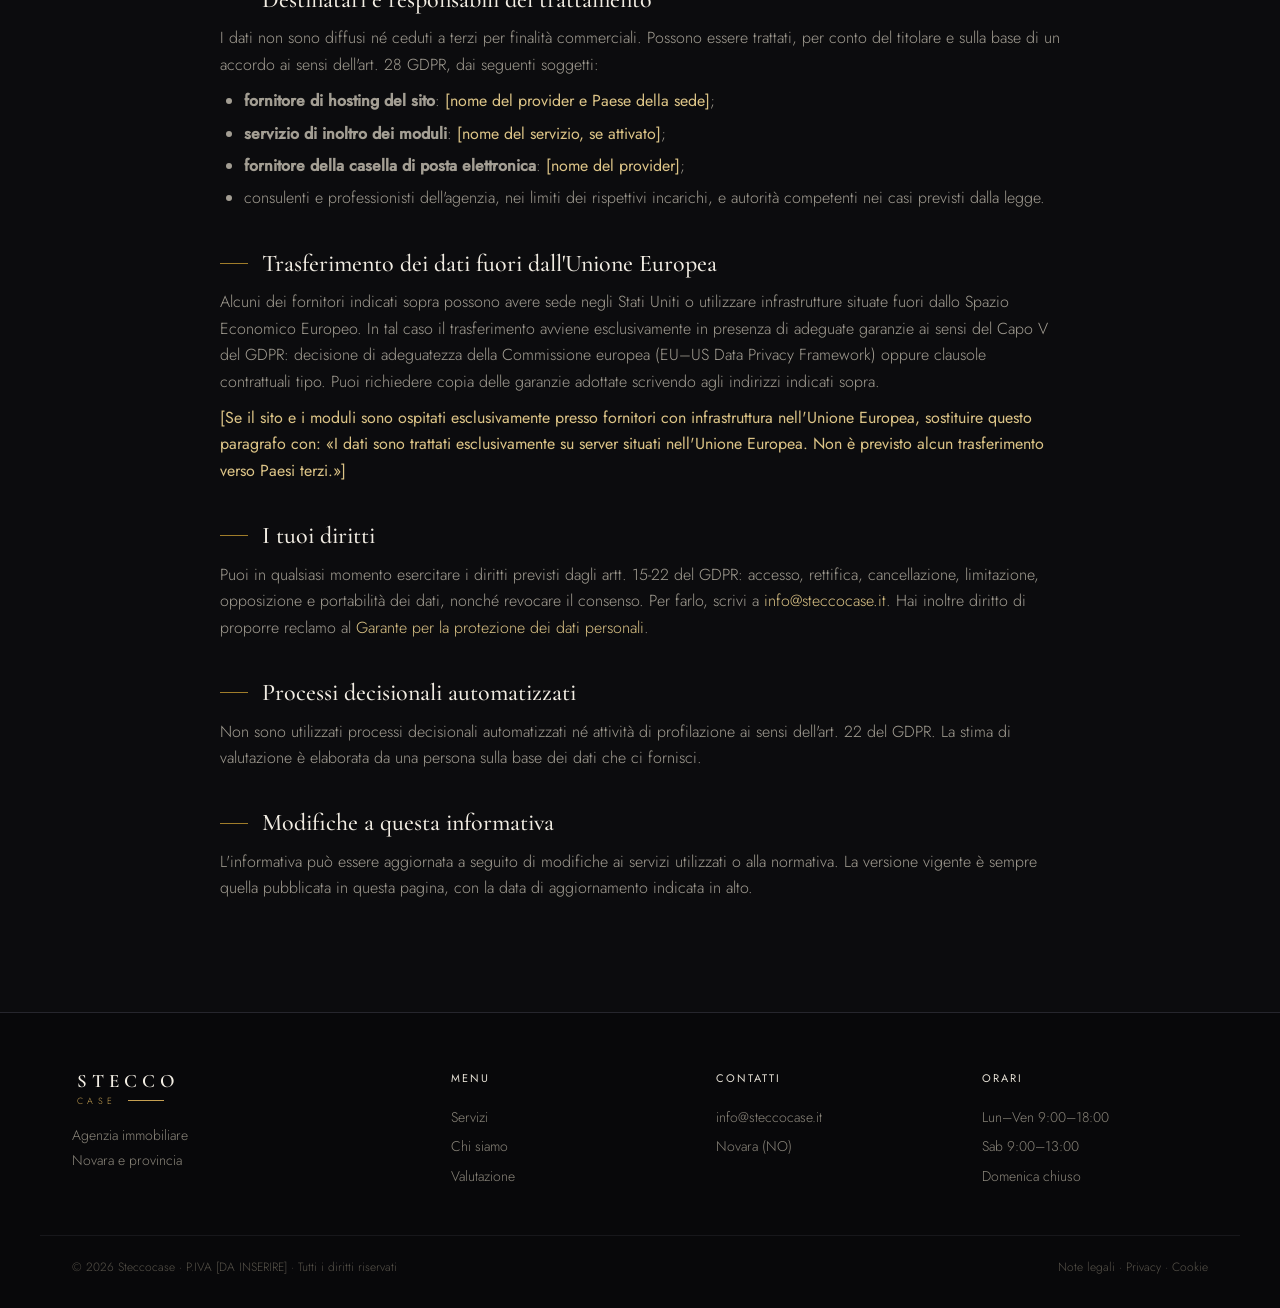
<file: privacy.html>
<!DOCTYPE html>
<html lang="it">
<head>
<meta charset="UTF-8">
<meta name="viewport" content="width=device-width, initial-scale=1.0">
<title>Privacy Policy — Steccocase</title>
<meta name="description" content="Informativa sul trattamento dei dati personali di Steccocase, ai sensi del Regolamento UE 2016/679 (GDPR).">
<meta name="theme-color" content="#0c0c0e">
<link rel="canonical" href="https://steccocase.it/privacy.html">
<link rel="icon" type="image/svg+xml" href="assets/favicon.svg">
<link rel="apple-touch-icon" href="assets/logo-originale.jpg">
<link rel="stylesheet" href="assets/fonts.css">
<style>
:root{
  --ink:#0c0c0e; --ink2:#141418; --ink3:#1c1c22; --ink-line:#26262d;
  --marble:#f3eee4; --gold:#c6a052; --gold-soft:#dcc487; --gold-deep:#a07d2a;
  --txt:#eae6dd; --muted:#a39e93; --muted2:#8b867b;
  --serif:"Cormorant Garamond",Georgia,serif; --sans:"Jost",system-ui,sans-serif;
  --ease:cubic-bezier(.22,1,.36,1); --wrap:1200px;
}
*{margin:0;padding:0;box-sizing:border-box}
html{scroll-behavior:smooth}
body{background:var(--ink);color:var(--txt);font-family:var(--sans);font-weight:300;line-height:1.65;-webkit-font-smoothing:antialiased;overflow-x:hidden}
a{color:inherit;text-decoration:none}
:focus-visible{outline:2px solid var(--gold-soft);outline-offset:3px}
.wrap{max-width:var(--wrap);margin:0 auto;padding:0 32px}
.eyebrow{font-size:11px;letter-spacing:.4em;text-transform:uppercase;color:var(--gold);font-weight:400}
h1,h2,h3{font-family:var(--serif);font-weight:500;line-height:1.15}
.btn{display:inline-flex;align-items:center;gap:9px;font-size:12px;letter-spacing:.18em;text-transform:uppercase;padding:13px 24px;border:1px solid var(--gold);color:var(--gold-soft);border-radius:1px;transition:.3s var(--ease)}
.btn:hover{background:var(--gold);color:#221803}
.logo{display:inline-flex;flex-direction:column;align-items:center;line-height:1}
.logo .roof{display:block;margin:0 auto 6px}
.logo .name{font-family:var(--serif);font-weight:600;letter-spacing:.26em;color:var(--marble);font-size:23px;padding-left:.26em}
.logo .sub{display:flex;align-items:center;justify-content:center;gap:11px;margin-top:6px}
.logo .sub .line{width:26px;height:1px;background:var(--gold)}
.logo .sub .txt{font-size:9px;letter-spacing:.5em;color:var(--gold);padding-left:.5em}
header{position:fixed;top:0;left:0;right:0;z-index:60;background:rgba(12,12,14,.92);backdrop-filter:blur(14px);border-bottom:1px solid var(--ink-line)}
.bar{display:flex;align-items:center;justify-content:space-between;padding:12px 0}
nav.main ul{display:flex;gap:34px;list-style:none;font-size:12.5px;letter-spacing:.16em;text-transform:uppercase;color:#c7c2b7}
nav.main a:hover{color:var(--gold-soft)}
.menu-toggle{display:none;flex-direction:column;gap:5px;background:none;border:0;cursor:pointer;padding:6px}
.menu-toggle span{width:26px;height:1.5px;background:var(--marble)}
.drawer{position:fixed;inset:0;z-index:55;background:rgba(10,10,12,.97);backdrop-filter:blur(6px);display:flex;flex-direction:column;align-items:center;justify-content:center;gap:6px;opacity:0;visibility:hidden;transition:.4s var(--ease)}
.drawer.open{opacity:1;visibility:visible}
.drawer a{font-family:var(--serif);font-size:30px;color:#e6e0d4;padding:10px 0}
.legal{max-width:840px;margin:0 auto;padding:140px 0 30px}
.legal h1{font-size:clamp(34px,5vw,52px);color:#f4efe6;margin:14px 0 0}
.legal .upd{color:var(--muted2);font-size:13px;letter-spacing:.04em;margin-top:14px}
.legal h2{font-size:24px;color:#f2ede3;margin:38px 0 12px;display:flex;align-items:center;gap:14px}
.legal h2:before{content:"";width:28px;height:1px;background:var(--gold-deep)}
.legal p{color:var(--muted);font-size:16px;margin:10px 0}
.legal ul{color:var(--muted);font-size:16px;margin:10px 0 10px 4px;padding-left:20px}
.legal li{margin:6px 0}
.legal a{color:var(--gold-soft)}
.legal a:hover{text-decoration:underline}
.legal .ph{color:var(--gold-soft);font-weight:400}
.legal .box{border:1px solid var(--ink-line);background:var(--ink2);border-radius:2px;padding:18px 20px;margin:14px 0}
.legal .disclaimer{border:1px solid var(--gold-deep);background:rgba(198,160,82,.06);color:var(--gold-soft);font-size:13.5px;border-radius:2px;padding:16px 18px;margin:30px 0}
footer{background:#08080a;border-top:1px solid var(--ink-line);padding:56px 0 30px;margin-top:70px}
.foot{display:grid;grid-template-columns:1.5fr 1fr 1fr 1fr;gap:40px}
.foot .logo{align-items:flex-start}.foot .logo .sub{justify-content:flex-start}
.foot h4{font-size:11px;letter-spacing:.18em;text-transform:uppercase;color:#e4dfd4;margin-bottom:16px;font-weight:400}
.foot p,.foot a{color:var(--muted2);font-size:14px;line-height:2.1}
.foot a:hover{color:var(--gold-soft)}
.foot .desc{color:var(--muted2);font-size:14px;margin-top:18px;line-height:1.8}
.copy{border-top:1px solid #17171b;margin-top:44px;padding-top:22px;display:flex;justify-content:space-between;gap:16px;flex-wrap:wrap;color:#57534a;font-size:12px}
.copy a:hover{color:var(--gold-soft)}
@media(max-width:760px){ .wrap{padding:0 20px} nav.main,.header-cta{display:none} .menu-toggle{display:flex} .foot{grid-template-columns:1fr} .copy{flex-direction:column;text-align:center;align-items:center} }
@media (max-width:760px){
label{font-size:12px!important}
.legal p,.legal li,.legal dd,.legal dt{font-size:15px!important;line-height:1.7}
.foot p,.foot a,.foot .desc{color:#a8a294!important;font-size:15px}
.copy,.copy a{color:#9a9488!important;font-size:13px;line-height:1.7}
.copy{justify-content:center;text-align:center}
.drawer .btn{font-family:var(--sans);font-size:13px;letter-spacing:.18em;padding:16px 30px;align-self:center;text-align:center;margin-top:22px}
.k{font-size:11px!important}
.eyebrow{font-size:11.5px!important}
.crumbs a,.copy a{display:inline-block;padding:11px 8px}
.logo .sub .txt{font-size:10px}
.menu-toggle{padding:13px 9px}
input,select,textarea{font-size:16px!important}
input[type=checkbox]{width:22px;height:22px}
.consent{display:block;position:relative;padding-left:38px;line-height:1.55;color:#b5afa2;font-size:14px}
.consent input{position:absolute;left:0;top:0;margin:0}
.consent a{padding:6px 0;display:inline-block}
.btn,button[type=submit]{min-height:48px}
footer a{display:inline-block;padding:7px 0}
}
</style>
</head>
<body>

<header id="hdr">
  <div class="wrap bar">
    <a href="index.html" class="logo" aria-label="Steccocase — home">
      <svg class="roof" width="56" height="16" viewBox="0 0 56 16" aria-hidden="true"><path d="M2 14 L28 2 L54 14" fill="none" stroke="#c6a052" stroke-width="1.5" stroke-linecap="round"/></svg>
      <span class="name">STECCO</span>
      <span class="sub"><span class="line"></span><span class="txt">CASE</span><span class="line"></span></span>
    </a>
    <nav class="main" aria-label="Principale">
      <ul>
        <li><a href="index.html">Home</a></li>
        <li><a href="index.html#agenzia">Chi siamo</a></li>
        <li><a href="index.html#servizi">Servizi</a></li>
        <li><a href="contatti.html">Contatti</a></li>
      </ul>
    </nav>
    <a href="valutazione.html" class="btn header-cta">Valutazione gratuita</a>
    <button class="menu-toggle" id="burger" aria-label="Apri menu" aria-expanded="false"><span></span><span></span><span></span></button>
  </div>
</header>

<div class="drawer" id="drawer">
  <a href="index.html">Home</a>
  <a href="index.html#agenzia">Chi siamo</a>
  <a href="index.html#servizi">Servizi</a>
  <a href="contatti.html">Contatti</a>
  <a href="valutazione.html" class="btn">Valutazione gratuita</a>
</div>

<main class="wrap">
  <section class="legal">
    <span class="eyebrow">Informativa</span>
    <h1>Privacy Policy</h1>
    <p class="upd">Ai sensi degli artt. 13-14 del Regolamento UE 2016/679 (GDPR). Ultimo aggiornamento: [inserire data].</p>

    <div class="disclaimer">Questo testo è un <strong>modello di base</strong> predisposto per il sito: prima della pubblicazione va completato con i dati reali e <strong>verificato da un professionista</strong> (consulente/commercialista). Non costituisce consulenza legale.</div>

    <h2>Titolare del trattamento</h2>
    <div class="box">
      <p><span class="ph">Steccocase — Stefano Stecco</span><br>
      Indirizzo: <span class="ph">[via, CAP, Novara (NO)]</span><br>
      P.IVA: <span class="ph">[__________]</span><br>
      Email: <a href="mailto:info@steccocase.it">info@steccocase.it</a> · Tel: <span class="ph">[+39 ______]</span></p>
    </div>
    <p>I dati identificativi completi (Registro Imprese, n. REA, iscrizione alla sezione agenti d'affari in mediazione) sono riportati nelle <a href="note-legali.html">Note legali</a>. Non è stato nominato un Responsabile della protezione dei dati (DPO), non ricorrendone i presupposti di legge.</p>

    <h2>Quali dati raccogliamo</h2>
    <p>Raccogliamo solo i dati che ci fornisci volontariamente compilando i moduli del sito (valutazione gratuita, contatti, richiesta informazioni su un immobile):</p>
    <ul>
      <li>dati di contatto: nome e cognome, email, numero di telefono;</li>
      <li>contenuto del messaggio e, per la valutazione, i dati dell'immobile (comune, tipologia, superficie, ecc.);</li>
    </ul>
    <p>Inoltre, come avviene per qualsiasi sito web, i server del fornitore di hosting registrano automaticamente alcuni <strong>dati tecnici di connessione</strong> (indirizzo IP, data e ora della richiesta, pagina richiesta, tipo di browser). Questi dati non sono usati per identificare gli utenti né per profilarli: servono esclusivamente alla sicurezza e al corretto funzionamento del servizio (base giuridica: legittimo interesse, art. 6.1.f) e sono conservati dal fornitore per un periodo limitato.</p>
    <p>Il sito <strong>non utilizza cookie di profilazione né strumenti di tracciamento</strong> e non raccoglie dati di navigazione a fini pubblicitari (vedi <a href="cookie.html">Cookie Policy</a>).</p>

    <h2>Finalità e base giuridica</h2>
    <ul>
      <li>rispondere alle richieste e fornire valutazioni/informazioni sugli immobili — base giuridica: riscontro a una tua richiesta / misure precontrattuali (art. 6.1.b) e consenso (art. 6.1.a);</li>
      <li>gestione del rapporto e adempimenti connessi.</li>
    </ul>

    <h2>Natura del conferimento</h2>
    <p>Il conferimento dei dati contrassegnati come obbligatori nei moduli è necessario per dare seguito alla richiesta: senza di essi non è possibile ricontattarti. Il conferimento degli altri dati è facoltativo.</p>

    <h2>Conservazione</h2>
    <p>I dati inviati tramite i moduli sono conservati per il tempo necessario a gestire la richiesta e, in caso di mancato seguito, per un periodo massimo di <span class="ph">[24]</span> mesi. Se dalla richiesta nasce un rapporto contrattuale, i dati sono conservati per la durata del rapporto e per i successivi <strong>10 anni</strong>, in ottemperanza agli obblighi civilistici e fiscali; per gli adempimenti antiriciclaggio previsti per la mediazione immobiliare, i termini di conservazione sono quelli fissati dal D.Lgs. 231/2007.</p>

    <h2>Destinatari e responsabili del trattamento</h2>
    <p>I dati non sono diffusi né ceduti a terzi per finalità commerciali. Possono essere trattati, per conto del titolare e sulla base di un accordo ai sensi dell'art. 28 GDPR, dai seguenti soggetti:</p>
    <ul>
      <li><strong>fornitore di hosting del sito</strong>: <span class="ph">[nome del provider e Paese della sede]</span>;</li>
      <li><strong>servizio di inoltro dei moduli</strong>: <span class="ph">[nome del servizio, se attivato]</span>;</li>
      <li><strong>fornitore della casella di posta elettronica</strong>: <span class="ph">[nome del provider]</span>;</li>
      <li>consulenti e professionisti dell'agenzia, nei limiti dei rispettivi incarichi, e autorità competenti nei casi previsti dalla legge.</li>
    </ul>

    <h2>Trasferimento dei dati fuori dall'Unione Europea</h2>
    <p>Alcuni dei fornitori indicati sopra possono avere sede negli Stati Uniti o utilizzare infrastrutture situate fuori dallo Spazio Economico Europeo. In tal caso il trasferimento avviene esclusivamente in presenza di adeguate garanzie ai sensi del Capo V del GDPR: decisione di adeguatezza della Commissione europea (EU&ndash;US Data Privacy Framework) oppure clausole contrattuali tipo. Puoi richiedere copia delle garanzie adottate scrivendo agli indirizzi indicati sopra.</p>
    <p class="ph">[Se il sito e i moduli sono ospitati esclusivamente presso fornitori con infrastruttura nell'Unione Europea, sostituire questo paragrafo con: &laquo;I dati sono trattati esclusivamente su server situati nell'Unione Europea. Non è previsto alcun trasferimento verso Paesi terzi.&raquo;]</p>

    <h2>I tuoi diritti</h2>
    <p>Puoi in qualsiasi momento esercitare i diritti previsti dagli artt. 15-22 del GDPR: accesso, rettifica, cancellazione, limitazione, opposizione e portabilità dei dati, nonché revocare il consenso. Per farlo, scrivi a <a href="mailto:info@steccocase.it">info@steccocase.it</a>. Hai inoltre diritto di proporre reclamo al <a href="https://www.garanteprivacy.it" target="_blank" rel="noopener">Garante per la protezione dei dati personali</a>.</p>

    <h2>Processi decisionali automatizzati</h2>
    <p>Non sono utilizzati processi decisionali automatizzati né attività di profilazione ai sensi dell'art. 22 del GDPR. La stima di valutazione è elaborata da una persona sulla base dei dati che ci fornisci.</p>

    <h2>Modifiche a questa informativa</h2>
    <p>L'informativa può essere aggiornata a seguito di modifiche ai servizi utilizzati o alla normativa. La versione vigente è sempre quella pubblicata in questa pagina, con la data di aggiornamento indicata in alto.</p>
  </section>
</main>

<footer>
  <div class="wrap foot">
    <div>
      <span class="logo"><span class="name" style="font-size:19px">STECCO</span><span class="sub"><span class="txt">CASE</span><span class="line" style="width:36px"></span></span></span>
      <p class="desc">Agenzia immobiliare<br>Novara e provincia</p>
    </div>
    <div><h4>Menu</h4><p><a href="index.html#servizi">Servizi</a><br><a href="index.html#agenzia">Chi siamo</a><br><a href="valutazione.html">Valutazione</a></p></div>
    <div><h4>Contatti</h4><p><a href="mailto:info@steccocase.it">info@steccocase.it</a><br>Novara (NO)</p></div>
    <div><h4>Orari</h4><p>Lun&ndash;Ven 9:00&ndash;18:00<br>Sab 9:00&ndash;13:00<br>Domenica chiuso</p></div>
  </div>
  <div class="wrap copy">
    <span>&copy; 2026 Steccocase &middot; P.IVA [DA INSERIRE] &middot; Tutti i diritti riservati</span>
    <span><a href="note-legali.html">Note legali</a> &middot; <a href="privacy.html">Privacy</a> &middot; <a href="cookie.html">Cookie</a></span>
  </div>
</footer>

<script>
(function(){
  var b=document.getElementById('burger'), d=document.getElementById('drawer');
  if(b) b.addEventListener('click',function(){ var o=!d.classList.contains('open'); d.classList.toggle('open',o); b.setAttribute('aria-expanded',o?'true':'false'); });
  if(d) d.querySelectorAll('a').forEach(function(a){ a.addEventListener('click',function(){ d.classList.remove('open'); }); });
})();
</script>
</body>
</html>
</file>
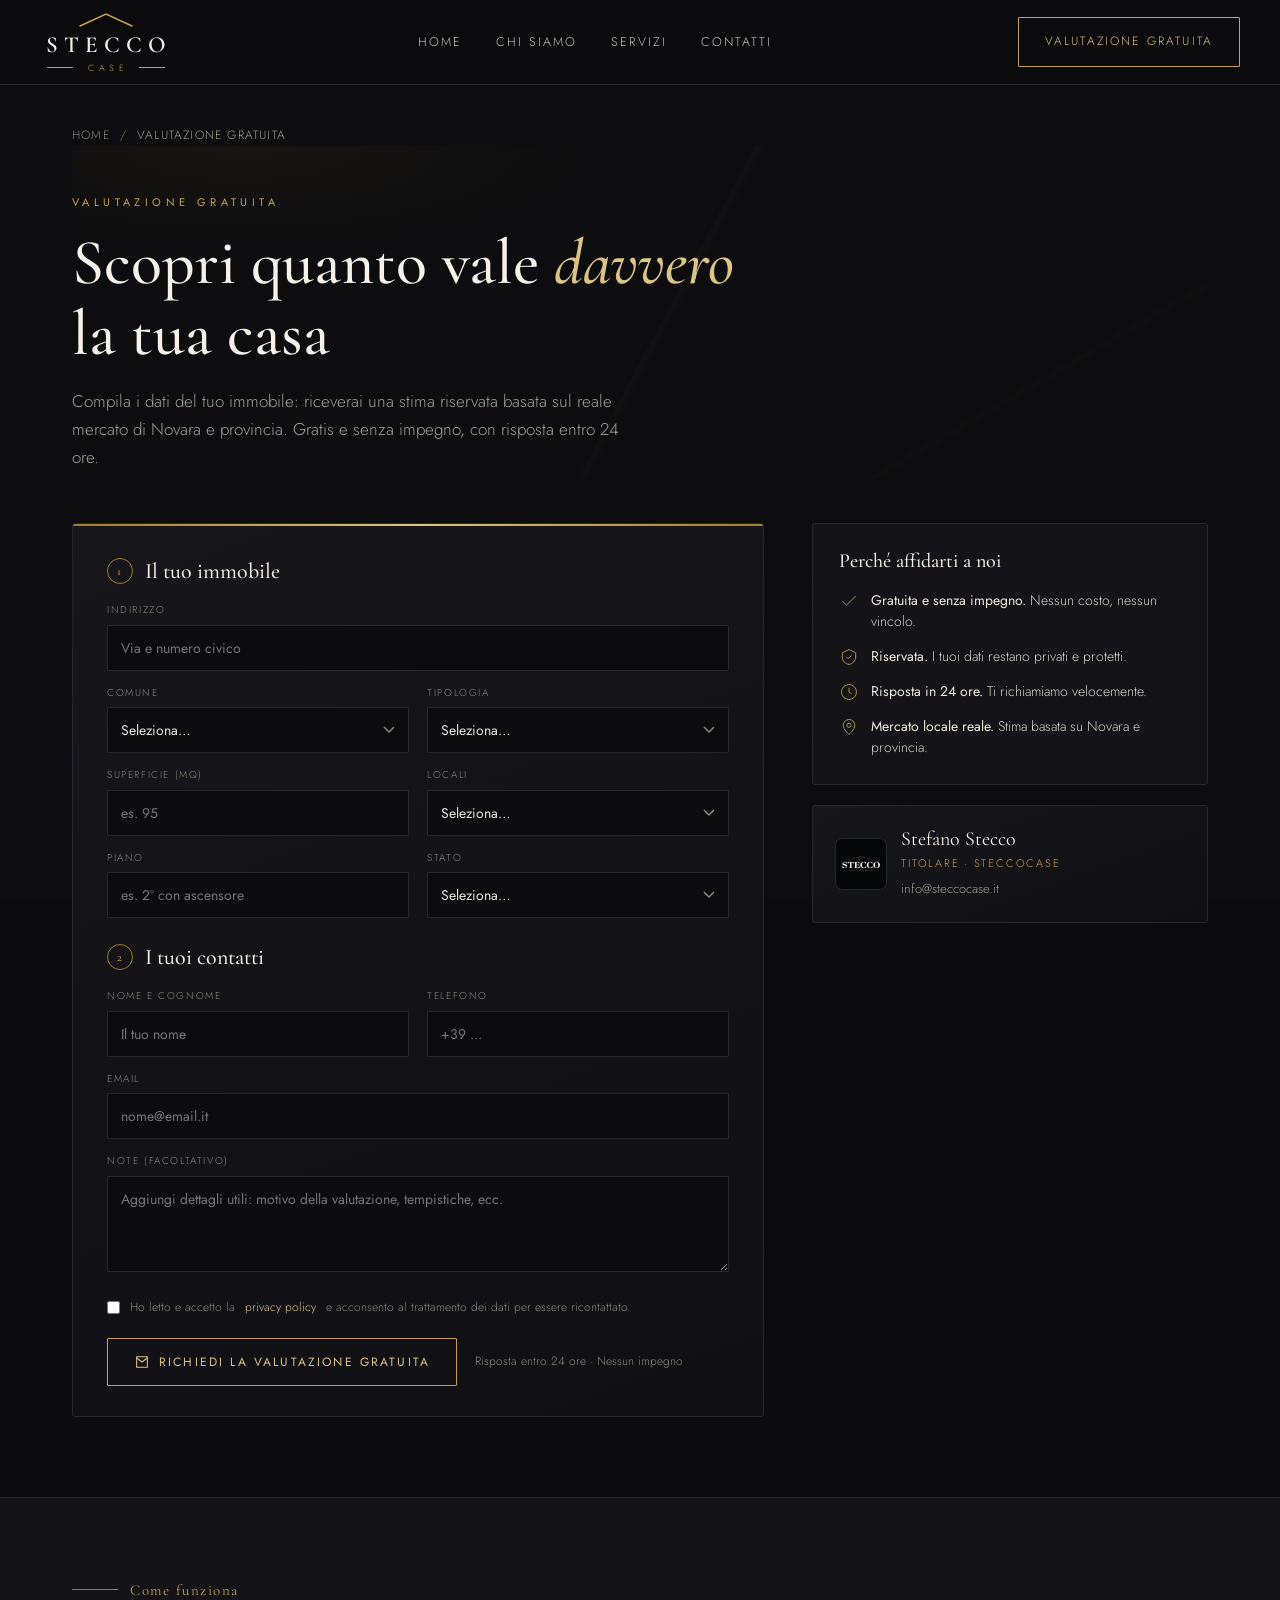
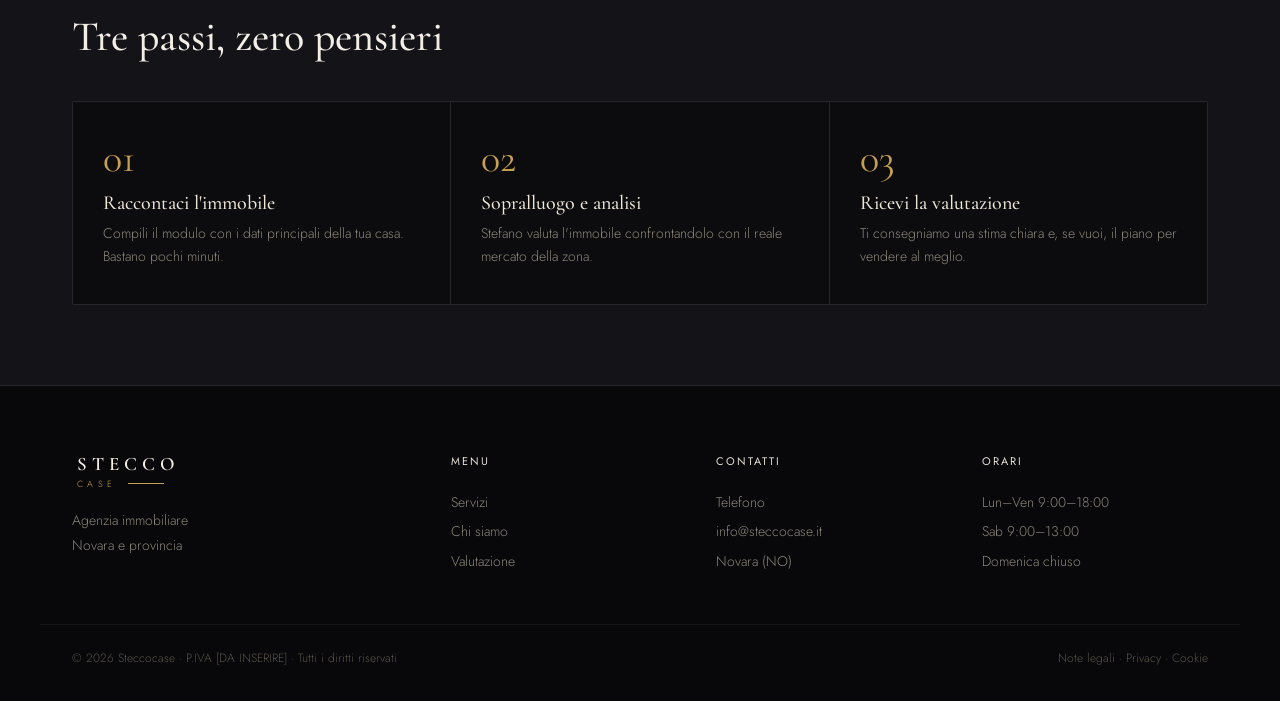
<file: valutazione.html>
<!DOCTYPE html>
<html lang="it">
<head>
<meta charset="UTF-8">
<meta name="viewport" content="width=device-width, initial-scale=1.0">
<title>Valutazione gratuita del tuo immobile — Steccocase</title>
<meta name="description" content="Scopri gratis quanto vale la tua casa a Novara e provincia. Valutazione riservata e senza impegno, risposta entro 24 ore. Steccocase — Stefano Stecco.">
<meta name="theme-color" content="#0c0c0e">
<meta property="og:type" content="website">
<meta property="og:site_name" content="Steccocase">
<meta property="og:locale" content="it_IT">
<meta property="og:title" content="Valutazione gratuita del tuo immobile — Steccocase">
<meta property="og:description" content="Scopri quanto vale la tua casa: stima riservata e senza impegno, risposta entro 24 ore.">
<meta property="og:image" content="https://steccocase.it/assets/images/novara-cupola-giorno.jpg">
<meta property="og:url" content="https://steccocase.it/valutazione.html">
<link rel="canonical" href="https://steccocase.it/valutazione.html">
<meta name="twitter:card" content="summary_large_image">
<link rel="icon" type="image/svg+xml" href="assets/favicon.svg">
<link rel="apple-touch-icon" href="assets/logo-originale.jpg">
<link rel="stylesheet" href="assets/fonts.css">
<style>
:root{
  --ink:#0c0c0e; --ink2:#141418; --ink3:#1c1c22; --ink-line:#26262d;
  --marble:#f3eee4; --marble2:#e7e1d3; --marble-line:#d8d2c4;
  --gold:#c6a052; --gold-soft:#dcc487; --gold-deep:#a07d2a;
  --txt:#eae6dd; --muted:#a39e93; --muted2:#8b867b;
  --serif:"Cormorant Garamond",Georgia,serif;
  --sans:"Jost",system-ui,sans-serif;
  --ease:cubic-bezier(.22,1,.36,1);
  --wrap:1200px;
}
*{margin:0;padding:0;box-sizing:border-box}
html{scroll-behavior:smooth}
body{background:var(--ink);color:var(--txt);font-family:var(--sans);font-weight:300;line-height:1.65;-webkit-font-smoothing:antialiased;overflow-x:hidden}
img{max-width:100%;display:block}
a{color:inherit;text-decoration:none}
::selection{background:var(--gold);color:#221803}
:focus-visible{outline:2px solid var(--gold-soft);outline-offset:3px}
body:before{content:"";position:fixed;inset:0;z-index:1;pointer-events:none;opacity:.045;mix-blend-mode:overlay;
  background-image:url("data:image/svg+xml,%3Csvg xmlns='http://www.w3.org/2000/svg' width='180' height='180'%3E%3Cfilter id='n'%3E%3CfeTurbulence type='fractalNoise' baseFrequency='0.9' numOctaves='2' stitchTiles='stitch'/%3E%3C/filter%3E%3Crect width='100%25' height='100%25' filter='url(%23n)'/%3E%3C/svg%3E")}
.wrap{max-width:var(--wrap);margin:0 auto;padding:0 32px;position:relative;z-index:2}
.eyebrow{font-size:11px;letter-spacing:.4em;text-transform:uppercase;color:var(--gold);font-weight:400;display:inline-block}
h1,h2,h3{font-family:var(--serif);font-weight:500;line-height:1.1}
em{font-style:italic;color:var(--gold-soft)}

.btn{position:relative;display:inline-flex;align-items:center;justify-content:center;gap:9px;font-family:var(--sans);font-size:12px;letter-spacing:.18em;text-transform:uppercase;padding:14px 26px;border:1px solid var(--gold);color:var(--gold-soft);background:transparent;border-radius:1px;cursor:pointer;overflow:hidden;transition:color .35s var(--ease)}
.btn:before{content:"";position:absolute;inset:0;background:var(--gold);transform:translateY(101%);transition:transform .4s var(--ease);z-index:-1}
.btn:hover{color:#221803}.btn:hover:before{transform:translateY(0)}
.btn svg{width:16px;height:16px;stroke:currentColor;fill:none}
.btn-full{width:100%}

/* logo */
.logo{display:inline-flex;flex-direction:column;align-items:center;line-height:1}
.logo .roof{display:block;margin:0 auto 6px}
.logo .name{font-family:var(--serif);font-weight:600;letter-spacing:.26em;color:var(--marble);font-size:23px;padding-left:.26em}
.logo .sub{display:flex;align-items:center;justify-content:center;gap:11px;margin-top:6px}
.logo .sub .line{width:26px;height:1px;background:var(--gold)}
.logo .sub .txt{font-size:9px;letter-spacing:.5em;color:var(--gold);font-family:var(--sans);padding-left:.5em}

/* header */
header{position:fixed;top:0;left:0;right:0;z-index:60;background:rgba(12,12,14,.9);backdrop-filter:blur(14px) saturate(1.2);border-bottom:1px solid var(--ink-line)}
.bar{display:flex;align-items:center;justify-content:space-between;padding:12px 0}
nav.main ul{display:flex;gap:34px;list-style:none;font-size:12.5px;letter-spacing:.16em;text-transform:uppercase;color:#c7c2b7}
nav.main a{position:relative;padding-bottom:4px}
nav.main a:after{content:"";position:absolute;left:0;bottom:0;width:0;height:1px;background:var(--gold-soft);transition:width .35s var(--ease)}
nav.main a:hover:after,nav.main a.active:after{width:100%}
nav.main a.active{color:var(--marble)}
.menu-toggle{display:none;flex-direction:column;gap:5px;background:none;border:0;cursor:pointer;padding:6px}
.menu-toggle span{width:26px;height:1.5px;background:var(--marble)}
.drawer{position:fixed;inset:0;z-index:55;background:rgba(10,10,12,.97);backdrop-filter:blur(6px);display:flex;flex-direction:column;align-items:center;justify-content:center;gap:6px;opacity:0;visibility:hidden;transition:opacity .4s var(--ease),visibility .4s}
.drawer.open{opacity:1;visibility:visible}
.drawer a{font-family:var(--serif);font-size:30px;color:#e6e0d4;padding:10px 0}
.drawer a:hover{color:var(--gold-soft)}
.drawer .btn{margin-top:22px}

/* intro */
.page{padding-top:104px}
.crumbs{font-size:12px;letter-spacing:.1em;text-transform:uppercase;color:var(--muted2);padding:22px 0 0;display:flex;gap:10px}
.crumbs a:hover{color:var(--gold-soft)}.crumbs span{color:var(--gold-deep)}.crumbs .here{color:var(--muted)}
.intro{position:relative;padding:42px 0 8px;overflow:hidden}
.intro:before{content:"";position:absolute;inset:0;z-index:0;pointer-events:none;opacity:.5;
  background:radial-gradient(60% 60% at 15% 0%,rgba(198,160,82,.12),transparent 55%);}
.intro:after{content:"";position:absolute;inset:0;z-index:0;pointer-events:none;opacity:.35;
  background-image:linear-gradient(118deg,transparent 0 52%,rgba(242,237,227,.05) 52% 52.4%,transparent 53%),linear-gradient(150deg,transparent 0 80%,rgba(198,160,82,.06) 80% 80.5%,transparent 81%)}
.intro h1{font-size:clamp(36px,5.4vw,64px);color:#f6f2e9;margin:14px 0 0}
.intro p{color:var(--muted);max-width:560px;margin:18px 0 0;font-size:17px}

/* layout */
.valu-grid{display:grid;grid-template-columns:1.4fr .8fr;gap:48px;align-items:start;padding:44px 0 20px}

/* form card */
.formcard{border:1px solid var(--ink-line);background:linear-gradient(160deg,#16161b,#101014);border-radius:3px;padding:34px 34px 30px;position:relative;overflow:hidden}
.formcard:before{content:"";position:absolute;top:0;left:0;right:0;height:2px;background:linear-gradient(90deg,var(--gold-deep),var(--gold-soft),var(--gold-deep))}
.fsec{margin-bottom:26px}
.fsec>h3{font-family:var(--serif);font-size:22px;color:#f2ede3;margin-bottom:18px;display:flex;align-items:center;gap:12px}
.fsec>h3 i{font-style:normal;font-size:12px;letter-spacing:.1em;color:var(--gold);border:1px solid var(--gold-deep);border-radius:50%;width:26px;height:26px;display:inline-flex;align-items:center;justify-content:center;flex:none}
.grid2{display:grid;grid-template-columns:1fr 1fr;gap:14px 18px}
.f{display:flex;flex-direction:column}
.f.full{grid-column:1/-1}
.f label{font-size:10px;letter-spacing:.16em;text-transform:uppercase;color:var(--muted2);margin-bottom:6px}
.f input,.f select,.f textarea{width:100%;background:var(--ink);border:1px solid var(--ink-line);border-radius:1px;padding:12px 13px;font-family:var(--sans);font-size:14px;color:var(--txt);transition:border-color .3s}
.f select{-webkit-appearance:none;appearance:none;background:var(--ink) url("data:image/svg+xml,%3Csvg xmlns='http://www.w3.org/2000/svg' width='12' height='8' viewBox='0 0 12 8'%3E%3Cpath d='M1 1l5 5 5-5' stroke='%238b867b' stroke-width='1.5' fill='none'/%3E%3C/svg%3E") no-repeat right 13px center;padding-right:32px;cursor:pointer}
.f input:focus,.f select:focus,.f textarea:focus{border-color:var(--gold);outline:none}
.f textarea{resize:vertical;min-height:96px}
.consent{display:flex;gap:10px;align-items:flex-start;margin:6px 0 0;font-size:12px;color:var(--muted2);line-height:1.5}
.consent input{width:auto;margin-top:3px;accent-color:var(--gold)}
.submit-row{margin-top:22px;display:flex;align-items:center;gap:18px;flex-wrap:wrap}
.submit-row .note{font-size:12px;color:var(--muted2)}
.ok{display:none;margin-top:18px;padding:16px 18px;border:1px solid var(--gold-deep);background:rgba(198,160,82,.08);color:var(--gold-soft);font-size:14px;border-radius:2px}
.form.sent .ok{display:block}
.form.sent .live{display:none}

/* aside */
.side{position:sticky;top:96px;display:flex;flex-direction:column;gap:20px}
.why{border:1px solid var(--ink-line);background:var(--ink2);border-radius:3px;padding:26px}
.why h3{font-size:20px;color:#f2ede3;margin-bottom:18px}
.why li{list-style:none;display:flex;gap:12px;align-items:flex-start;font-size:14px;color:#d7d2c7;margin-bottom:14px;line-height:1.5}
.why li:last-child{margin-bottom:0}
.why svg{width:20px;height:20px;stroke:var(--gold);fill:none;flex:none;margin-top:1px}
.why b{color:#eee7d9;font-weight:400}
.agent{border:1px solid var(--ink-line);background:linear-gradient(160deg,#16161b,#101014);border-radius:3px;padding:22px;display:flex;align-items:center;gap:14px}
.agent img{height:52px;width:52px;object-fit:cover;border-radius:8px;border:1px solid var(--ink-line)}
.agent .nm{font-family:var(--serif);font-size:20px;color:#f2ede3;line-height:1.1}
.agent .rl{font-size:11px;letter-spacing:.16em;text-transform:uppercase;color:var(--gold);margin-top:4px}
.agent .tel{font-size:13px;color:var(--muted);margin-top:6px}

/* come funziona */
.steps-sec{border-top:1px solid var(--ink-line);background:var(--ink2);padding:80px 0;margin-top:60px}
.steps{display:grid;grid-template-columns:repeat(3,1fr);gap:1px;background:var(--ink-line);border:1px solid var(--ink-line);border-radius:2px;overflow:hidden;margin-top:40px}
.step{background:var(--ink);padding:36px 30px}
.step .no{font-family:var(--serif);font-size:40px;color:var(--gold);line-height:1}
.step h3{font-size:20px;color:#eee7d9;margin:14px 0 8px}
.step p{color:var(--muted2);font-size:14px}
.sec-head .idx{font-family:var(--serif);font-size:15px;color:var(--gold);letter-spacing:.1em;display:flex;align-items:center;gap:12px}
.sec-head .idx:before{content:"";width:46px;height:1px;background:var(--gold-deep)}
.sec-head h2{font-size:clamp(28px,3.6vw,42px);color:#f4efe6;margin-top:12px}

/* footer */
footer{background:#08080a;border-top:1px solid var(--ink-line);padding:66px 0 32px}
.foot{display:grid;grid-template-columns:1.5fr 1fr 1fr 1fr;gap:40px}
.foot .logo{align-items:flex-start}.foot .logo .sub{justify-content:flex-start}
.foot h4{font-size:11px;letter-spacing:.18em;text-transform:uppercase;color:#e4dfd4;margin-bottom:18px;font-weight:400}
.foot p,.foot a{color:var(--muted2);font-size:14px;line-height:2.1}.foot a:hover{color:var(--gold-soft)}
.foot .desc{color:var(--muted2);font-size:14px;margin-top:20px;line-height:1.8}
.copy{border-top:1px solid #17171b;margin-top:48px;padding-top:24px;display:flex;justify-content:space-between;gap:16px;flex-wrap:wrap;color:#57534a;font-size:12px}
.copy a:hover{color:var(--gold-soft)}

.reveal{opacity:0;transform:translateY(24px);transition:opacity .8s var(--ease),transform .8s var(--ease)}
.reveal.in{opacity:1;transform:none}

@media(max-width:980px){
  .valu-grid{grid-template-columns:1fr;gap:24px}
  .side{position:static}
  .steps{grid-template-columns:1fr}
  .foot{grid-template-columns:repeat(2,1fr)}
}
@media(max-width:760px){
  .wrap{padding:0 20px}
  nav.main,.header-cta{display:none}
  .menu-toggle{display:flex}
  .grid2{grid-template-columns:1fr}
  .formcard{padding:26px 22px}
  .foot{grid-template-columns:1fr}
  .copy{flex-direction:column;text-align:center;align-items:center}
}
@media(prefers-reduced-motion:reduce){ html{scroll-behavior:auto} .reveal{opacity:1;transform:none;transition:none} *{animation:none!important} }
@media (max-width:760px){
label{font-size:12px!important}
.legal p,.legal li,.legal dd,.legal dt{font-size:15px!important;line-height:1.7}
.foot p,.foot a,.foot .desc{color:#a8a294!important;font-size:15px}
.copy,.copy a{color:#9a9488!important;font-size:13px;line-height:1.7}
.copy{justify-content:center;text-align:center}
.drawer .btn{font-family:var(--sans);font-size:13px;letter-spacing:.18em;padding:16px 30px;align-self:center;text-align:center;margin-top:22px}
.k{font-size:11px!important}
.eyebrow{font-size:11.5px!important}
.crumbs a,.copy a{display:inline-block;padding:11px 8px}
.logo .sub .txt{font-size:10px}
.menu-toggle{padding:13px 9px}
input,select,textarea{font-size:16px!important}
input[type=checkbox]{width:22px;height:22px}
.consent{display:block;position:relative;padding-left:38px;line-height:1.55;color:#b5afa2;font-size:14px!important}
.consent input{position:absolute;left:0;top:0;margin:0}
.consent a{padding:6px 0;display:inline-block}
.btn,button[type=submit]{min-height:48px}
footer a{display:inline-block;padding:7px 0}
}
</style>
</head>
<body>

<header id="hdr">
  <div class="wrap bar">
    <a href="index.html" class="logo" aria-label="Steccocase — home">
      <svg class="roof" width="56" height="16" viewBox="0 0 56 16" aria-hidden="true"><path d="M2 14 L28 2 L54 14" fill="none" stroke="#c6a052" stroke-width="1.5" stroke-linecap="round"/></svg>
      <span class="name">STECCO</span>
      <span class="sub"><span class="line"></span><span class="txt">CASE</span><span class="line"></span></span>
    </a>
    <nav class="main" aria-label="Principale">
      <ul>
        <li><a href="index.html">Home</a></li>
        <li><a href="index.html#agenzia">Chi siamo</a></li>
        <li><a href="index.html#servizi">Servizi</a></li>
        <li><a href="contatti.html">Contatti</a></li>
      </ul>
    </nav>
    <a href="valutazione.html" class="btn header-cta active">Valutazione gratuita</a>
    <button class="menu-toggle" id="burger" aria-label="Apri menu" aria-expanded="false"><span></span><span></span><span></span></button>
  </div>
</header>

<div class="drawer" id="drawer">
  <a href="index.html">Home</a>
  <a href="index.html#agenzia">Chi siamo</a>
  <a href="index.html#servizi">Servizi</a>
  <a href="contatti.html">Contatti</a>
  <a href="valutazione.html" class="btn">Valutazione gratuita</a>
</div>

<main class="page">
  <div class="wrap">
    <nav class="crumbs" aria-label="Percorso"><a href="index.html">Home</a><span>/</span><span class="here">Valutazione gratuita</span></nav>
    <div class="intro">
      <span class="eyebrow reveal">Valutazione gratuita</span>
      <h1 class="reveal">Scopri quanto vale <em>davvero</em><br>la tua casa</h1>
      <p class="reveal">Compila i dati del tuo immobile: riceverai una stima riservata basata sul reale mercato di Novara e provincia. Gratis e senza impegno, con risposta entro 24 ore.</p>
    </div>

    <div class="valu-grid">
      <!-- form -->
      <form class="formcard form reveal" id="valForm" novalidate>
        <div class="live">
          <div class="fsec">
            <h3><i>1</i> Il tuo immobile</h3>
            <div class="grid2">
              <div class="f full"><label for="ind">Indirizzo</label><input id="ind" name="indirizzo" type="text" placeholder="Via e numero civico"></div>
              <div class="f"><label for="com">Comune</label><select id="com" name="comune" required><option value="">Seleziona…</option><option>Novara</option><option>Trecate</option><option>Galliate</option><option>Altro comune (NO)</option></select></div>
              <div class="f"><label for="tip">Tipologia</label><select id="tip" name="tipologia" required><option value="">Seleziona…</option><option>Appartamento</option><option>Villa / Casa indipendente</option><option>Attico</option><option>Terreno</option><option>Commerciale</option></select></div>
              <div class="f"><label for="mq">Superficie (mq)</label><input id="mq" name="mq" type="number" min="1" inputmode="numeric" placeholder="es. 95"></div>
              <div class="f"><label for="loc">Locali</label><select id="loc" name="locali"><option value="">Seleziona…</option><option>1</option><option>2</option><option>3</option><option>4</option><option>5+</option></select></div>
              <div class="f"><label for="pia">Piano</label><input id="pia" name="piano" type="text" placeholder="es. 2&deg; con ascensore"></div>
              <div class="f"><label for="sta">Stato</label><select id="sta" name="stato"><option value="">Seleziona…</option><option>Nuovo / In costruzione</option><option>Ristrutturato</option><option>Buono stato</option><option>Da ristrutturare</option></select></div>
            </div>
          </div>

          <div class="fsec">
            <h3><i>2</i> I tuoi contatti</h3>
            <div class="grid2">
              <div class="f"><label for="nom">Nome e cognome</label><input id="nom" name="nome" type="text" autocomplete="name" required placeholder="Il tuo nome"></div>
              <div class="f"><label for="tel">Telefono</label><input id="tel" name="tel" type="tel" autocomplete="tel" required placeholder="+39 ..."></div>
              <div class="f full"><label for="ema">Email</label><input id="ema" name="email" type="email" autocomplete="email" required placeholder="nome@email.it"></div>
              <div class="f full"><label for="msg">Note (facoltativo)</label><textarea id="msg" name="note" placeholder="Aggiungi dettagli utili: motivo della valutazione, tempistiche, ecc."></textarea></div>
            </div>
          </div>

          <label class="consent"><input type="checkbox" required> Ho letto e accetto la <a href="privacy.html" style="color:var(--gold-soft)">privacy policy</a> e acconsento al trattamento dei dati per essere ricontattato.</label>

          <div class="submit-row">
            <button type="submit" class="btn">
              <svg viewBox="0 0 24 24" stroke-width="1.6"><path d="M4 4h16v16H4z"/><path d="M4 6l8 6 8-6"/></svg>
              Richiedi la valutazione gratuita
            </button>
            <span class="note">Risposta entro 24 ore &middot; Nessun impegno</span>
          </div>
        </div>
        <div class="ok">
          <strong style="font-family:var(--serif);font-size:22px;color:#f2ede3;display:block;margin-bottom:6px">Grazie!</strong>
          La tua richiesta di valutazione è stata registrata. Stefano ti ricontatterà entro 24 ore all'indirizzo e al telefono indicati.
        </div>
      </form>

      <!-- aside -->
      <aside class="side">
        <div class="why reveal">
          <h3>Perché affidarti a noi</h3>
          <ul>
            <li><svg viewBox="0 0 24 24"><path d="M20 6L9 17l-5-5"/></svg><span><b>Gratuita e senza impegno.</b> Nessun costo, nessun vincolo.</span></li>
            <li><svg viewBox="0 0 24 24"><path d="M12 3l8 4v5c0 5-3.5 8-8 9-4.5-1-8-4-8-9V7z"/><path d="M9 12l2 2 4-4"/></svg><span><b>Riservata.</b> I tuoi dati restano privati e protetti.</span></li>
            <li><svg viewBox="0 0 24 24"><circle cx="12" cy="12" r="9"/><path d="M12 7v5l3 2"/></svg><span><b>Risposta in 24 ore.</b> Ti richiamiamo velocemente.</span></li>
            <li><svg viewBox="0 0 24 24"><path d="M12 21s-7-6.2-7-11a7 7 0 0114 0c0 4.8-7 11-7 11z"/><circle cx="12" cy="10" r="2.5"/></svg><span><b>Mercato locale reale.</b> Stima basata su Novara e provincia.</span></li>
          </ul>
        </div>
        <div class="agent reveal">
          <img src="assets/logo-originale.jpg" alt="Steccocase">
          <div>
            <div class="nm">Stefano Stecco</div>
            <div class="rl">Titolare &middot; Steccocase</div>
            <div class="tel">info@steccocase.it</div>
          </div>
        </div>
      </aside>
    </div>
  </div>

  <!-- come funziona -->
  <section class="steps-sec">
    <div class="wrap">
      <div class="sec-head reveal">
        <span class="idx">Come funziona</span>
        <h2>Tre passi, zero pensieri</h2>
      </div>
      <div class="steps reveal">
        <div class="step"><div class="no">01</div><h3>Raccontaci l'immobile</h3><p>Compili il modulo con i dati principali della tua casa. Bastano pochi minuti.</p></div>
        <div class="step"><div class="no">02</div><h3>Sopralluogo e analisi</h3><p>Stefano valuta l'immobile confrontandolo con il reale mercato della zona.</p></div>
        <div class="step"><div class="no">03</div><h3>Ricevi la valutazione</h3><p>Ti consegniamo una stima chiara e, se vuoi, il piano per vendere al meglio.</p></div>
      </div>
    </div>
  </section>
</main>

<footer>
  <div class="wrap foot">
    <div>
      <span class="logo"><span class="name" style="font-size:19px">STECCO</span><span class="sub"><span class="txt">CASE</span><span class="line" style="width:36px"></span></span></span>
      <p class="desc">Agenzia immobiliare<br>Novara e provincia</p>
    </div>
    <div><h4>Menu</h4><p><a href="index.html#servizi">Servizi</a><br><a href="index.html#agenzia">Chi siamo</a><br><a href="valutazione.html">Valutazione</a></p></div>
    <div><h4>Contatti</h4><p>Telefono<br><a href="mailto:info@steccocase.it">info@steccocase.it</a><br>Novara (NO)</p></div>
    <div><h4>Orari</h4><p>Lun&ndash;Ven 9:00&ndash;18:00<br>Sab 9:00&ndash;13:00<br>Domenica chiuso</p></div>
  </div>
  <div class="wrap copy">
    <span>&copy; 2026 Steccocase &middot; P.IVA [DA INSERIRE] &middot; Tutti i diritti riservati</span>
    <span><a href="note-legali.html">Note legali</a> &middot; <a href="privacy.html">Privacy</a> &middot; <a href="cookie.html">Cookie</a></span>
  </div>
</footer>

<script>
(function(){
  var burger=document.getElementById('burger'), drawer=document.getElementById('drawer');
  var toggle=function(open){ drawer.classList.toggle('open',open); burger.setAttribute('aria-expanded',open?'true':'false'); document.body.style.overflow=open?'hidden':''; };
  burger.addEventListener('click',function(){ toggle(!drawer.classList.contains('open')); });
  drawer.querySelectorAll('a').forEach(function(a){ a.addEventListener('click',function(){ toggle(false); }); });

  var form=document.getElementById('valForm');
  form.addEventListener('submit',function(ev){
    ev.preventDefault();
    if(!form.checkValidity()){ form.reportValidity(); return; }
    form.classList.add('sent');
    window.scrollTo({top:form.getBoundingClientRect().top+window.scrollY-120,behavior:'smooth'});
  });

  var reduce=window.matchMedia('(prefers-reduced-motion: reduce)').matches;
  var els=document.querySelectorAll('.reveal');
  if(reduce || !('IntersectionObserver' in window)){ els.forEach(function(e){ e.classList.add('in'); }); return; }
  var io=new IntersectionObserver(function(entries){ entries.forEach(function(en){ if(en.isIntersecting){ en.target.classList.add('in'); io.unobserve(en.target); } }); },{threshold:.1,rootMargin:'0px 0px -6% 0px'});
  els.forEach(function(e){ io.observe(e); });
})();
</script>

</body>
</html>
</file>
<file: assets/fonts.css>
/* latin-ext */
@font-face {
  font-family: 'Cormorant Garamond';
  font-style: italic;
  font-weight: 400;
  font-display: swap;
  src: url(fonts/CormorantGaramond-400-italic-latin-ext.woff2) format('woff2');
  unicode-range: U+0100-02BA, U+02BD-02C5, U+02C7-02CC, U+02CE-02D7, U+02DD-02FF, U+0304, U+0308, U+0329, U+1D00-1DBF, U+1E00-1E9F, U+1EF2-1EFF, U+2020, U+20A0-20AB, U+20AD-20C0, U+2113, U+2C60-2C7F, U+A720-A7FF;
}
/* latin */
@font-face {
  font-family: 'Cormorant Garamond';
  font-style: italic;
  font-weight: 400;
  font-display: swap;
  src: url(fonts/CormorantGaramond-400-italic-latin.woff2) format('woff2');
  unicode-range: U+0000-00FF, U+0131, U+0152-0153, U+02BB-02BC, U+02C6, U+02DA, U+02DC, U+0304, U+0308, U+0329, U+2000-206F, U+20AC, U+2122, U+2191, U+2193, U+2212, U+2215, U+FEFF, U+FFFD;
}
/* latin-ext */
@font-face {
  font-family: 'Cormorant Garamond';
  font-style: italic;
  font-weight: 500;
  font-display: swap;
  src: url(fonts/CormorantGaramond-400-italic-latin-ext.woff2) format('woff2');
  unicode-range: U+0100-02BA, U+02BD-02C5, U+02C7-02CC, U+02CE-02D7, U+02DD-02FF, U+0304, U+0308, U+0329, U+1D00-1DBF, U+1E00-1E9F, U+1EF2-1EFF, U+2020, U+20A0-20AB, U+20AD-20C0, U+2113, U+2C60-2C7F, U+A720-A7FF;
}
/* latin */
@font-face {
  font-family: 'Cormorant Garamond';
  font-style: italic;
  font-weight: 500;
  font-display: swap;
  src: url(fonts/CormorantGaramond-400-italic-latin.woff2) format('woff2');
  unicode-range: U+0000-00FF, U+0131, U+0152-0153, U+02BB-02BC, U+02C6, U+02DA, U+02DC, U+0304, U+0308, U+0329, U+2000-206F, U+20AC, U+2122, U+2191, U+2193, U+2212, U+2215, U+FEFF, U+FFFD;
}
/* latin-ext */
@font-face {
  font-family: 'Cormorant Garamond';
  font-style: normal;
  font-weight: 400;
  font-display: swap;
  src: url(fonts/CormorantGaramond-400-normal-latin-ext.woff2) format('woff2');
  unicode-range: U+0100-02BA, U+02BD-02C5, U+02C7-02CC, U+02CE-02D7, U+02DD-02FF, U+0304, U+0308, U+0329, U+1D00-1DBF, U+1E00-1E9F, U+1EF2-1EFF, U+2020, U+20A0-20AB, U+20AD-20C0, U+2113, U+2C60-2C7F, U+A720-A7FF;
}
/* latin */
@font-face {
  font-family: 'Cormorant Garamond';
  font-style: normal;
  font-weight: 400;
  font-display: swap;
  src: url(fonts/CormorantGaramond-400-normal-latin.woff2) format('woff2');
  unicode-range: U+0000-00FF, U+0131, U+0152-0153, U+02BB-02BC, U+02C6, U+02DA, U+02DC, U+0304, U+0308, U+0329, U+2000-206F, U+20AC, U+2122, U+2191, U+2193, U+2212, U+2215, U+FEFF, U+FFFD;
}
/* latin-ext */
@font-face {
  font-family: 'Cormorant Garamond';
  font-style: normal;
  font-weight: 500;
  font-display: swap;
  src: url(fonts/CormorantGaramond-400-normal-latin-ext.woff2) format('woff2');
  unicode-range: U+0100-02BA, U+02BD-02C5, U+02C7-02CC, U+02CE-02D7, U+02DD-02FF, U+0304, U+0308, U+0329, U+1D00-1DBF, U+1E00-1E9F, U+1EF2-1EFF, U+2020, U+20A0-20AB, U+20AD-20C0, U+2113, U+2C60-2C7F, U+A720-A7FF;
}
/* latin */
@font-face {
  font-family: 'Cormorant Garamond';
  font-style: normal;
  font-weight: 500;
  font-display: swap;
  src: url(fonts/CormorantGaramond-400-normal-latin.woff2) format('woff2');
  unicode-range: U+0000-00FF, U+0131, U+0152-0153, U+02BB-02BC, U+02C6, U+02DA, U+02DC, U+0304, U+0308, U+0329, U+2000-206F, U+20AC, U+2122, U+2191, U+2193, U+2212, U+2215, U+FEFF, U+FFFD;
}
/* latin-ext */
@font-face {
  font-family: 'Cormorant Garamond';
  font-style: normal;
  font-weight: 600;
  font-display: swap;
  src: url(fonts/CormorantGaramond-400-normal-latin-ext.woff2) format('woff2');
  unicode-range: U+0100-02BA, U+02BD-02C5, U+02C7-02CC, U+02CE-02D7, U+02DD-02FF, U+0304, U+0308, U+0329, U+1D00-1DBF, U+1E00-1E9F, U+1EF2-1EFF, U+2020, U+20A0-20AB, U+20AD-20C0, U+2113, U+2C60-2C7F, U+A720-A7FF;
}
/* latin */
@font-face {
  font-family: 'Cormorant Garamond';
  font-style: normal;
  font-weight: 600;
  font-display: swap;
  src: url(fonts/CormorantGaramond-400-normal-latin.woff2) format('woff2');
  unicode-range: U+0000-00FF, U+0131, U+0152-0153, U+02BB-02BC, U+02C6, U+02DA, U+02DC, U+0304, U+0308, U+0329, U+2000-206F, U+20AC, U+2122, U+2191, U+2193, U+2212, U+2215, U+FEFF, U+FFFD;
}
/* latin-ext */
@font-face {
  font-family: 'Jost';
  font-style: normal;
  font-weight: 300;
  font-display: swap;
  src: url(fonts/Jost-300-normal-latin-ext.woff2) format('woff2');
  unicode-range: U+0100-02BA, U+02BD-02C5, U+02C7-02CC, U+02CE-02D7, U+02DD-02FF, U+0304, U+0308, U+0329, U+1D00-1DBF, U+1E00-1E9F, U+1EF2-1EFF, U+2020, U+20A0-20AB, U+20AD-20C0, U+2113, U+2C60-2C7F, U+A720-A7FF;
}
/* latin */
@font-face {
  font-family: 'Jost';
  font-style: normal;
  font-weight: 300;
  font-display: swap;
  src: url(fonts/Jost-300-normal-latin.woff2) format('woff2');
  unicode-range: U+0000-00FF, U+0131, U+0152-0153, U+02BB-02BC, U+02C6, U+02DA, U+02DC, U+0304, U+0308, U+0329, U+2000-206F, U+20AC, U+2122, U+2191, U+2193, U+2212, U+2215, U+FEFF, U+FFFD;
}
/* latin-ext */
@font-face {
  font-family: 'Jost';
  font-style: normal;
  font-weight: 400;
  font-display: swap;
  src: url(fonts/Jost-300-normal-latin-ext.woff2) format('woff2');
  unicode-range: U+0100-02BA, U+02BD-02C5, U+02C7-02CC, U+02CE-02D7, U+02DD-02FF, U+0304, U+0308, U+0329, U+1D00-1DBF, U+1E00-1E9F, U+1EF2-1EFF, U+2020, U+20A0-20AB, U+20AD-20C0, U+2113, U+2C60-2C7F, U+A720-A7FF;
}
/* latin */
@font-face {
  font-family: 'Jost';
  font-style: normal;
  font-weight: 400;
  font-display: swap;
  src: url(fonts/Jost-300-normal-latin.woff2) format('woff2');
  unicode-range: U+0000-00FF, U+0131, U+0152-0153, U+02BB-02BC, U+02C6, U+02DA, U+02DC, U+0304, U+0308, U+0329, U+2000-206F, U+20AC, U+2122, U+2191, U+2193, U+2212, U+2215, U+FEFF, U+FFFD;
}
/* latin-ext */
@font-face {
  font-family: 'Jost';
  font-style: normal;
  font-weight: 500;
  font-display: swap;
  src: url(fonts/Jost-300-normal-latin-ext.woff2) format('woff2');
  unicode-range: U+0100-02BA, U+02BD-02C5, U+02C7-02CC, U+02CE-02D7, U+02DD-02FF, U+0304, U+0308, U+0329, U+1D00-1DBF, U+1E00-1E9F, U+1EF2-1EFF, U+2020, U+20A0-20AB, U+20AD-20C0, U+2113, U+2C60-2C7F, U+A720-A7FF;
}
/* latin */
@font-face {
  font-family: 'Jost';
  font-style: normal;
  font-weight: 500;
  font-display: swap;
  src: url(fonts/Jost-300-normal-latin.woff2) format('woff2');
  unicode-range: U+0000-00FF, U+0131, U+0152-0153, U+02BB-02BC, U+02C6, U+02DA, U+02DC, U+0304, U+0308, U+0329, U+2000-206F, U+20AC, U+2122, U+2191, U+2193, U+2212, U+2215, U+FEFF, U+FFFD;
}
</file>
